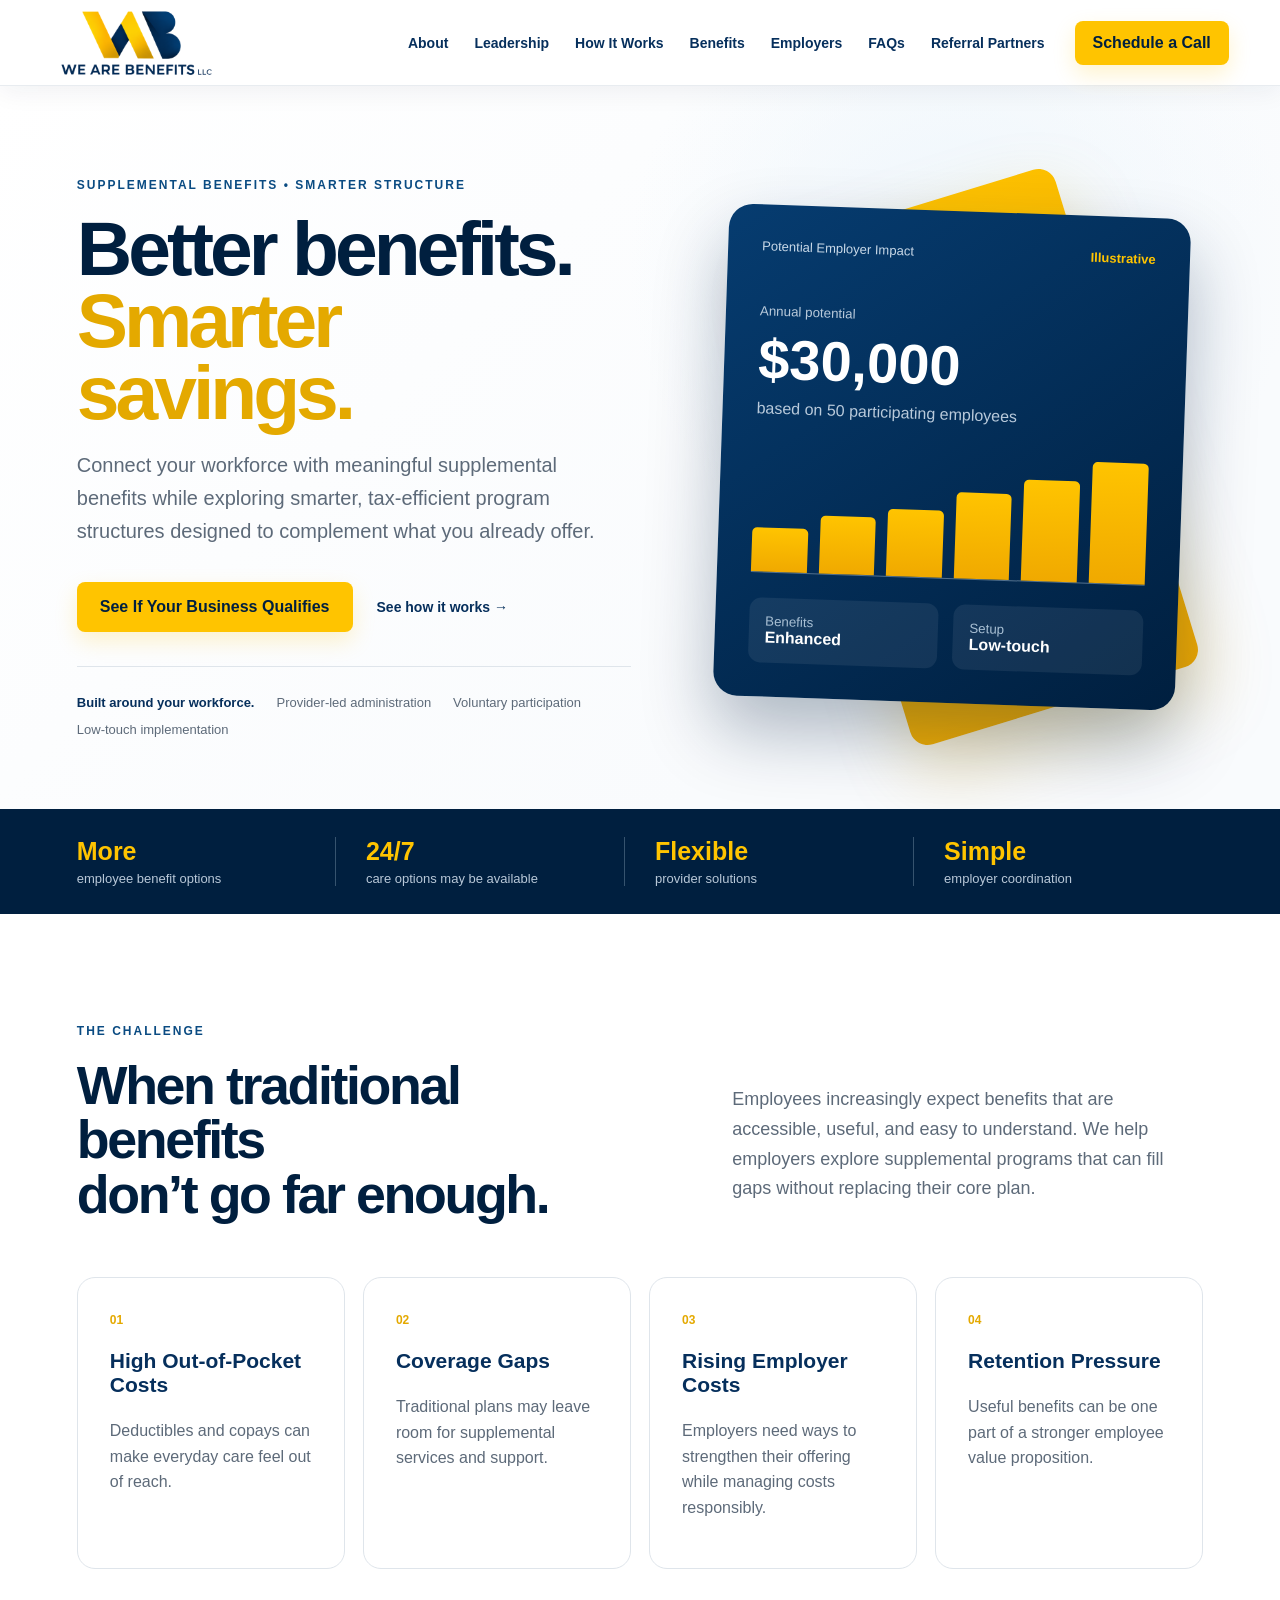
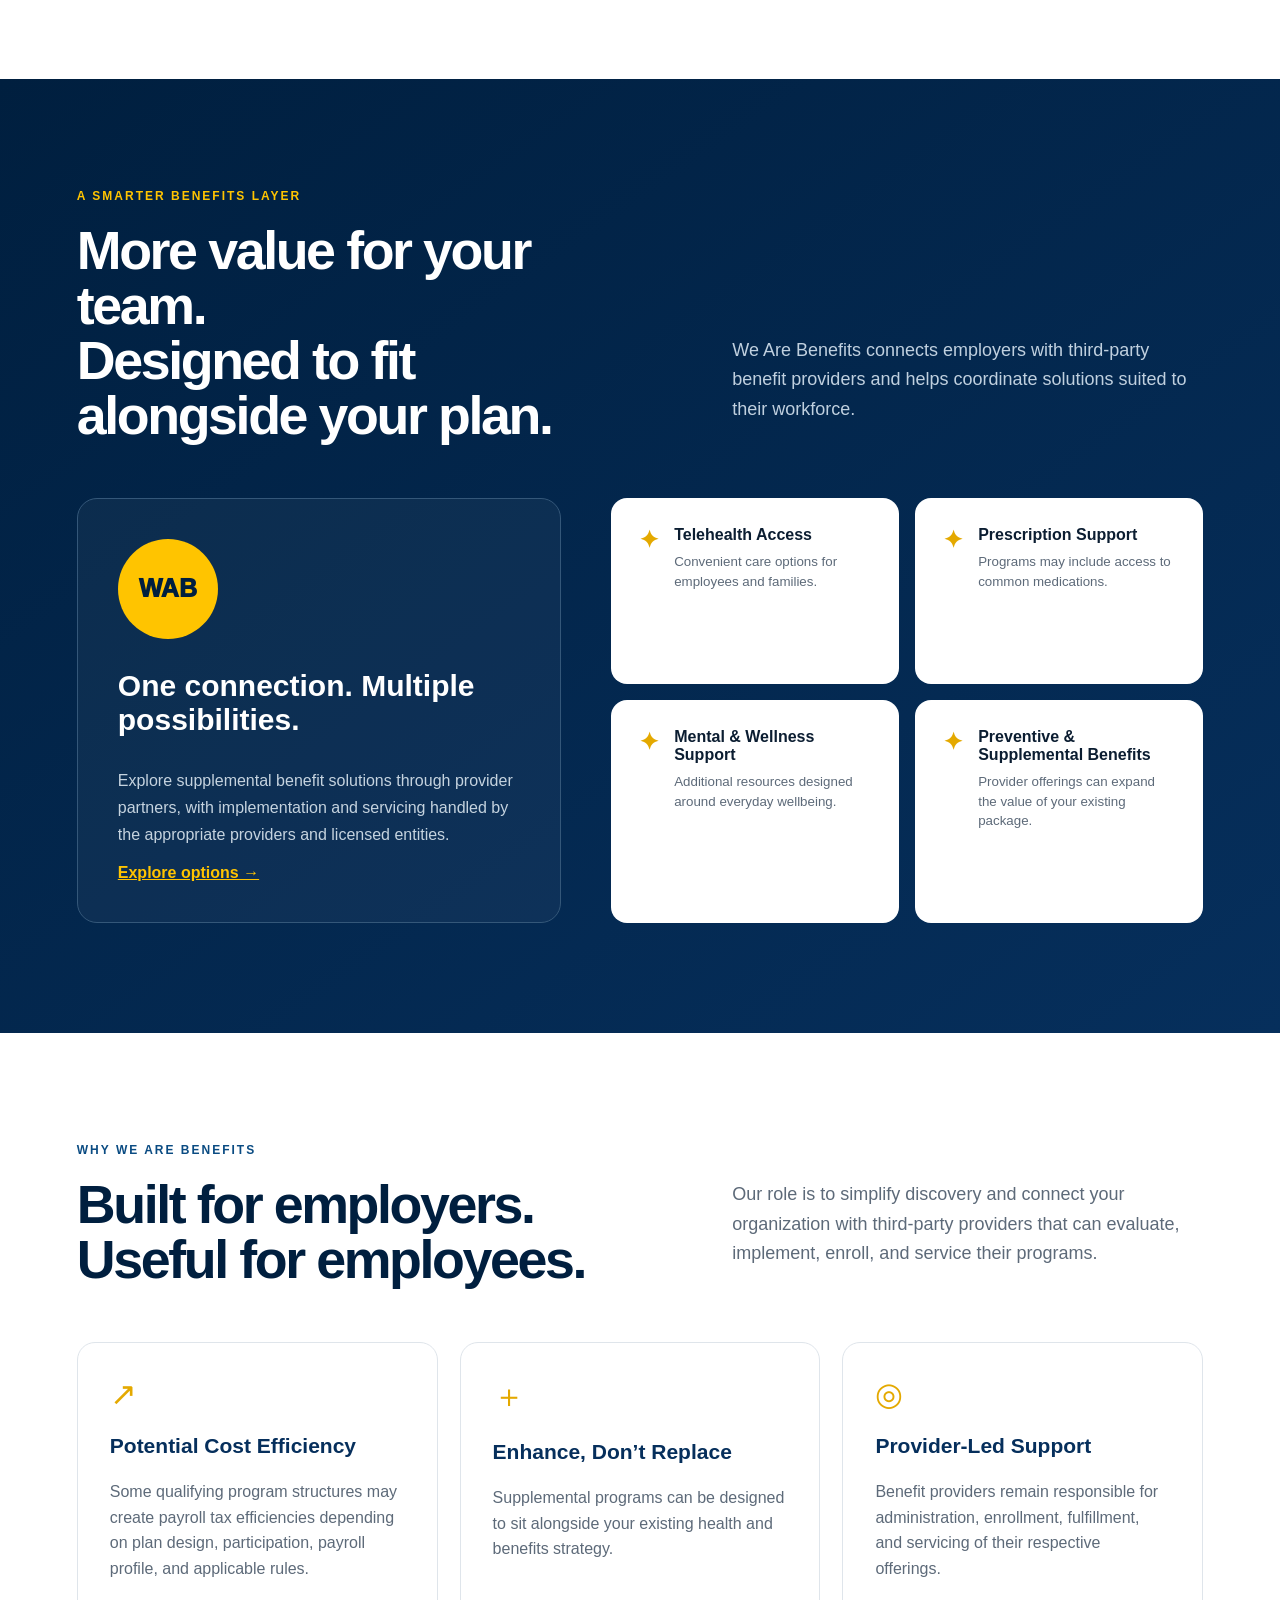
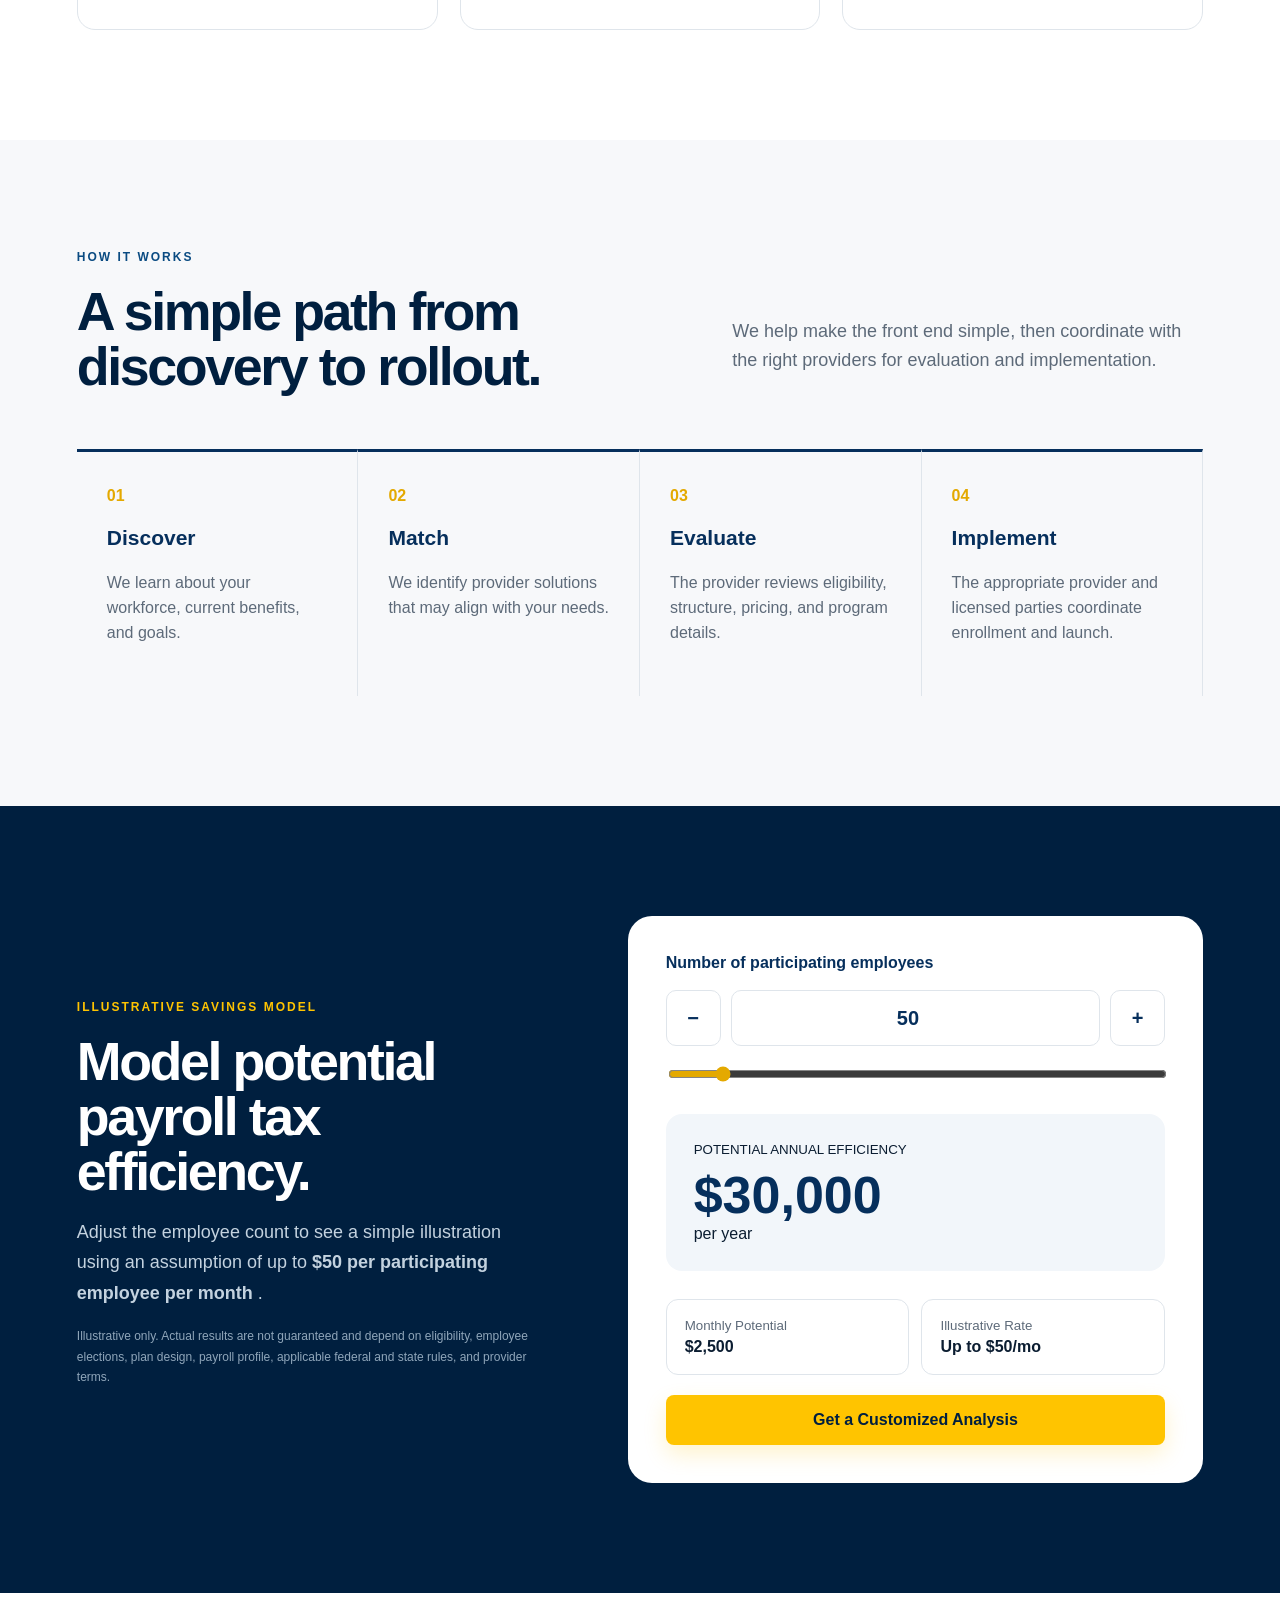
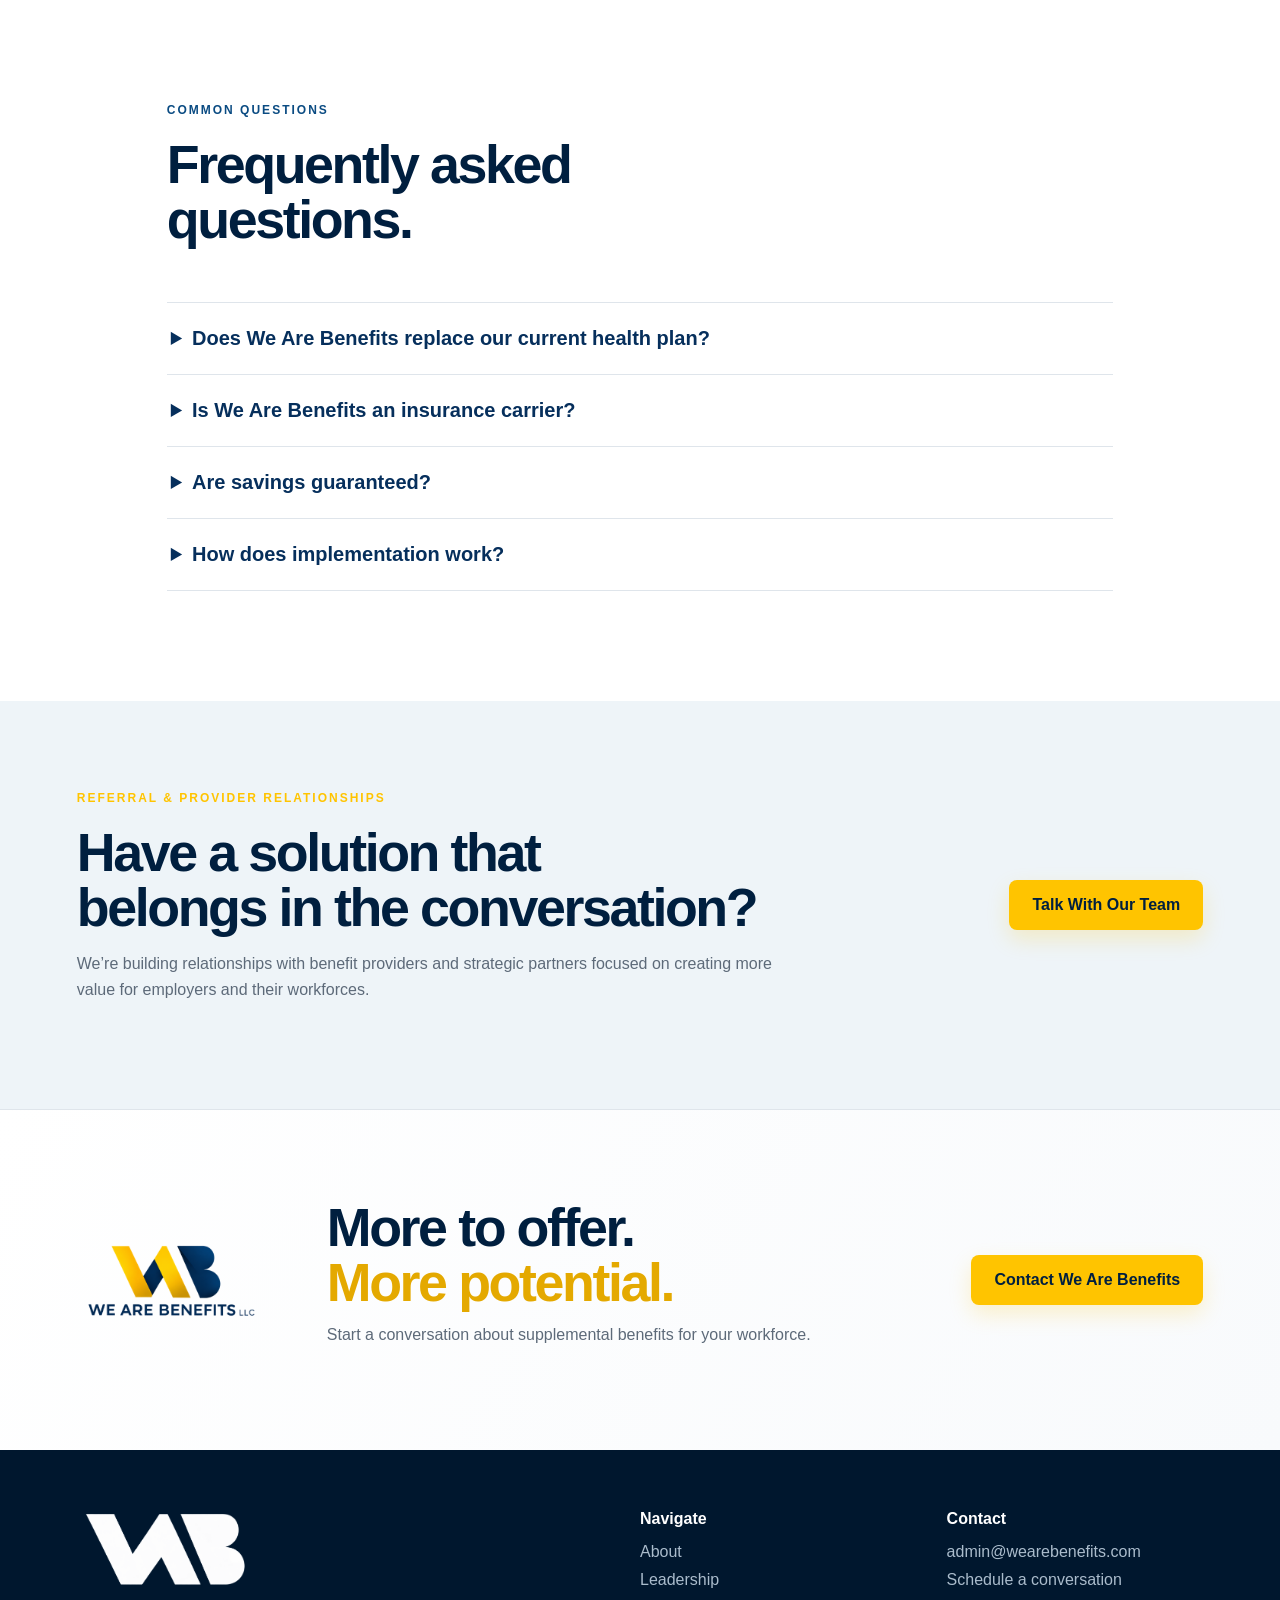
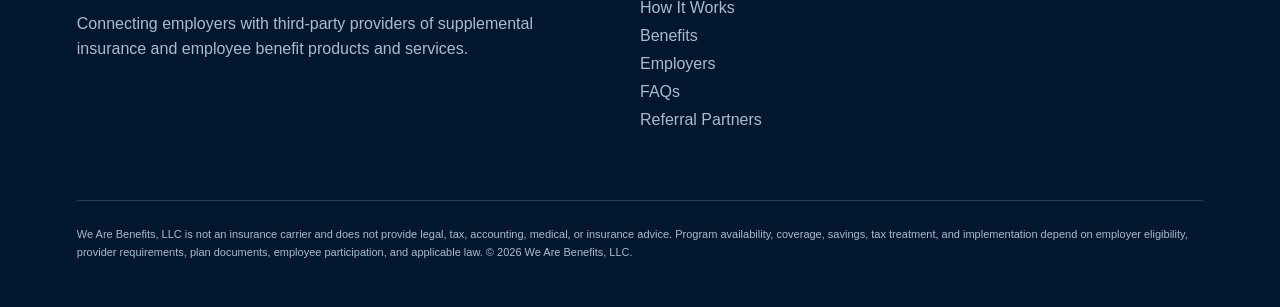
<file: index.html>
<!DOCTYPE html>
<html lang="en">
 <head>
  <meta charset="utf-8"/>
  <meta content="width=device-width,initial-scale=1" name="viewport"/>
  <title>
   We Are Benefits | From Companies' Savings To Workforce Rewards
  </title>
  <link href="styles.css" rel="stylesheet"/>
  <link href="pages-additions.css" rel="stylesheet"/>
 </head>
 <body>
  <header class="site-header">
   <a class="brand" href="index.html">
    <img alt="We Are Benefits LLC" src="wab-logo-yb-with-name.png"/>
   </a>
   <button aria-label="Toggle menu" class="menu">
    ☰
   </button>
   <nav>
    <a href="about.html">
     About
    </a>
    <a href="leadership.html">
     Leadership
    </a>
    <a href="index.html#how">
     How It Works
    </a>
    <a href="index.html#benefits">
     Benefits
    </a>
    <a href="index.html#employers">
     Employers
    </a>
    <a href="faq.html">
     FAQs
    </a>
    <a href="referral-partners.html">
     Referral Partners
    </a>
   </nav>
   <a class="btn btn-small" href="index.html#contact">
    Schedule a Call
   </a>
  </header>
  <main id="home">
   <section class="hero">
    <div class="hero-copy">
     <div class="eyebrow">
      SUPPLEMENTAL BENEFITS &bull; SMARTER STRUCTURE
     </div>
     <h1>
      Better benefits.
      <br/>
      <span>
       Smarter savings.
      </span>
     </h1>
     <p>
      Connect your workforce with meaningful supplemental benefits while exploring smarter, tax-efficient program structures designed to complement what you already offer.
     </p>
     <div class="actions">
      <a class="btn" href="#contact">
       See If Your Business Qualifies
      </a>
      <a class="text-link" href="#how">
       See how it works &rarr;
      </a>
     </div>
     <div class="trust">
      <b>
       Built around your workforce.
      </b>
      <span>
       Provider-led administration
      </span>
      <span>
       Voluntary participation
      </span>
      <span>
       Low-touch implementation
      </span>
     </div>
    </div>
    <div class="hero-art">
     <div class="gold-slab">
     </div>
     <div class="dashboard">
      <div class="dash-top">
       <span>
        Potential Employer Impact
       </span>
       <b>
        Illustrative
       </b>
      </div>
      <div class="metric">
       <small>
        Annual potential
       </small>
       <strong id="heroSavings">
        $30,000
       </strong>
       <span>
        based on 50 participating employees
       </span>
      </div>
      <div class="bars">
       <i style="height:34%">
       </i>
       <i style="height:45%">
       </i>
       <i style="height:52%">
       </i>
       <i style="height:67%">
       </i>
       <i style="height:78%">
       </i>
       <i style="height:94%">
       </i>
      </div>
      <div class="mini-grid">
       <div>
        <small>
         Benefits
        </small>
        <b>
         Enhanced
        </b>
       </div>
       <div>
        <small>
         Setup
        </small>
        <b>
         Low-touch
        </b>
       </div>
      </div>
     </div>
    </div>
   </section>
   <section class="stat-strip">
    <div>
     <b>
      More
     </b>
     <span>
      employee benefit options
     </span>
    </div>
    <div>
     <b>
      24/7
     </b>
     <span>
      care options may be available
     </span>
    </div>
    <div>
     <b>
      Flexible
     </b>
     <span>
      provider solutions
     </span>
    </div>
    <div>
     <b>
      Simple
     </b>
     <span>
      employer coordination
     </span>
    </div>
   </section>
   <section class="section problem" id="about">
    <div class="section-head">
     <div>
      <div class="eyebrow">
       THE CHALLENGE
      </div>
      <h2>
       When traditional benefits
       <br/>
       don&rsquo;t go far enough.
      </h2>
     </div>
     <p>
      Employees increasingly expect benefits that are accessible, useful, and easy to understand. We help employers explore supplemental programs that can fill gaps without replacing their core plan.
     </p>
    </div>
    <div class="cards">
     <article>
      <span>
       01
      </span>
      <h3>
       High Out-of-Pocket Costs
      </h3>
      <p>
       Deductibles and copays can make everyday care feel out of reach.
      </p>
     </article>
     <article>
      <span>
       02
      </span>
      <h3>
       Coverage Gaps
      </h3>
      <p>
       Traditional plans may leave room for supplemental services and support.
      </p>
     </article>
     <article>
      <span>
       03
      </span>
      <h3>
       Rising Employer Costs
      </h3>
      <p>
       Employers need ways to strengthen their offering while managing costs responsibly.
      </p>
     </article>
     <article>
      <span>
       04
      </span>
      <h3>
       Retention Pressure
      </h3>
      <p>
       Useful benefits can be one part of a stronger employee value proposition.
      </p>
     </article>
    </div>
   </section>
   <section class="navy-section" id="benefits">
    <div class="section-head light">
     <div>
      <div class="eyebrow gold">
       A SMARTER BENEFITS LAYER
      </div>
      <h2>
       More value for your team.
       <br/>
       Designed to fit alongside your plan.
      </h2>
     </div>
     <p>
      We Are Benefits connects employers with third-party benefit providers and helps coordinate solutions suited to their workforce.
     </p>
    </div>
    <div class="benefit-grid">
     <div class="benefit-feature">
      <div class="orb">
       WAB
      </div>
      <h3>
       One connection. Multiple possibilities.
      </h3>
      <p>
       Explore supplemental benefit solutions through provider partners, with implementation and servicing handled by the appropriate providers and licensed entities.
      </p>
      <a href="#contact">
       Explore options &rarr;
      </a>
     </div>
     <div class="benefit-list">
      <div>
       <b>
        ✦
       </b>
       <span>
        <strong>
         Telehealth Access
        </strong>
        <small>
         Convenient care options for employees and families.
        </small>
       </span>
      </div>
      <div>
       <b>
        ✦
       </b>
       <span>
        <strong>
         Prescription Support
        </strong>
        <small>
         Programs may include access to common medications.
        </small>
       </span>
      </div>
      <div>
       <b>
        ✦
       </b>
       <span>
        <strong>
         Mental &amp; Wellness Support
        </strong>
        <small>
         Additional resources designed around everyday wellbeing.
        </small>
       </span>
      </div>
      <div>
       <b>
        ✦
       </b>
       <span>
        <strong>
         Preventive &amp; Supplemental Benefits
        </strong>
        <small>
         Provider offerings can expand the value of your existing package.
        </small>
       </span>
      </div>
     </div>
    </div>
   </section>
   <section class="section" id="employers">
    <div class="section-head">
     <div>
      <div class="eyebrow">
       WHY WE ARE BENEFITS
      </div>
      <h2>
       Built for employers.
       <br/>
       Useful for employees.
      </h2>
     </div>
     <p>
      Our role is to simplify discovery and connect your organization with third-party providers that can evaluate, implement, enroll, and service their programs.
     </p>
    </div>
    <div class="three">
     <article>
      <div class="icon">
       &nearrow;
      </div>
      <h3>
       Potential Cost Efficiency
      </h3>
      <p>
       Some qualifying program structures may create payroll tax efficiencies depending on plan design, participation, payroll profile, and applicable rules.
      </p>
     </article>
     <article>
      <div class="icon">
       ＋
      </div>
      <h3>
       Enhance, Don&rsquo;t Replace
      </h3>
      <p>
       Supplemental programs can be designed to sit alongside your existing health and benefits strategy.
      </p>
     </article>
     <article>
      <div class="icon">
       ◎
      </div>
      <h3>
       Provider-Led Support
      </h3>
      <p>
       Benefit providers remain responsible for administration, enrollment, fulfillment, and servicing of their respective offerings.
      </p>
     </article>
    </div>
   </section>
   <section class="process" id="how">
    <div class="section-head">
     <div>
      <div class="eyebrow">
       HOW IT WORKS
      </div>
      <h2>
       A simple path from
       <br/>
       discovery to rollout.
      </h2>
     </div>
     <p>
      We help make the front end simple, then coordinate with the right providers for evaluation and implementation.
     </p>
    </div>
    <div class="steps">
     <div>
      <span>
       01
      </span>
      <h3>
       Discover
      </h3>
      <p>
       We learn about your workforce, current benefits, and goals.
      </p>
     </div>
     <div>
      <span>
       02
      </span>
      <h3>
       Match
      </h3>
      <p>
       We identify provider solutions that may align with your needs.
      </p>
     </div>
     <div>
      <span>
       03
      </span>
      <h3>
       Evaluate
      </h3>
      <p>
       The provider reviews eligibility, structure, pricing, and program details.
      </p>
     </div>
     <div>
      <span>
       04
      </span>
      <h3>
       Implement
      </h3>
      <p>
       The appropriate provider and licensed parties coordinate enrollment and launch.
      </p>
     </div>
    </div>
   </section>
   <section class="calculator" id="calculator">
    <div class="calc-copy">
     <div class="eyebrow gold">
      ILLUSTRATIVE SAVINGS MODEL
     </div>
     <h2>
      Model potential
      <br/>
      payroll tax efficiency.
     </h2>
     <p>
      Adjust the employee count to see a simple illustration using an assumption of up to
      <b>
       $50 per participating employee per month
      </b>
      .
     </p>
     <p class="fine">
      Illustrative only. Actual results are not guaranteed and depend on eligibility, employee elections, plan design, payroll profile, applicable federal and state rules, and provider terms.
     </p>
    </div>
    <div class="calc-box">
     <label for="employees">
      Number of participating employees
     </label>
     <div class="counter">
      <button id="minus">
       &minus;
      </button>
      <input id="employees" max="10000" min="1" type="number" value="50"/>
      <button id="plus">
       +
      </button>
     </div>
     <input id="range" max="500" min="1" type="range" value="50"/>
     <div class="result">
      <small>
       POTENTIAL ANNUAL EFFICIENCY
      </small>
      <strong id="annual">
       $30,000
      </strong>
      <span>
       per year
      </span>
     </div>
     <div class="calc-stats">
      <div>
       <small>
        Monthly Potential
       </small>
       <b id="monthly">
        $2,500
       </b>
      </div>
      <div>
       <small>
        Illustrative Rate
       </small>
       <b>
        Up to $50/mo
       </b>
      </div>
     </div>
     <a class="btn full" href="#contact">
      Get a Customized Analysis
     </a>
    </div>
   </section>
   <section class="section faq" id="faq">
    <div class="section-head">
     <div>
      <div class="eyebrow">
       COMMON QUESTIONS
      </div>
      <h2>
       Frequently asked
       <br/>
       questions.
      </h2>
     </div>
    </div>
    <details>
     <summary>
      Does We Are Benefits replace our current health plan?
     </summary>
     <p>
      No. Our focus is connecting employers with supplemental benefit providers whose programs may complement existing benefits.
     </p>
    </details>
    <details>
     <summary>
      Is We Are Benefits an insurance carrier?
     </summary>
     <p>
      No. Insurance products, where applicable, should be offered through appropriately licensed individuals and entities. Third-party providers are responsible for their respective products and services.
     </p>
    </details>
    <details>
     <summary>
      Are savings guaranteed?
     </summary>
     <p>
      No. Any savings examples are illustrative. Actual results depend on eligibility, plan structure, participation, payroll facts, applicable law, and provider terms.
     </p>
    </details>
    <details>
     <summary>
      How does implementation work?
     </summary>
     <p>
      After an initial discovery and provider match, the selected provider handles the applicable program evaluation, administration, enrollment, fulfillment, and servicing.
     </p>
    </details>
   </section>
   <section class="partners" id="partners">
    <div>
     <div class="eyebrow gold">
      REFERRAL &amp; PROVIDER RELATIONSHIPS
     </div>
     <h2>
      Have a solution that
      <br/>
      belongs in the conversation?
     </h2>
     <p>
      We&rsquo;re building relationships with benefit providers and strategic partners focused on creating more value for employers and their workforces.
     </p>
    </div>
    <a class="btn" href="#contact">
     Talk With Our Team
    </a>
   </section>
   <section class="contact" id="contact">
    <img alt="We Are Benefits LLC" src="wab-logo-yb-with-name.png"/>
    <div>
     <h2>
      More to offer.
      <br/>
      <span>
       More potential.
      </span>
     </h2>
     <p>
      Start a conversation about supplemental benefits for your workforce.
     </p>
    </div>
    <a class="btn" href="mailto:admin@wearebenefits.com">
     Contact We Are Benefits
    </a>
   </section>
  </main>
  <footer>
   <div>
    <img alt="We Are Benefits LLC" src="WAB_Logo_YW.png"/>
    <p>
     Connecting employers with third-party providers of supplemental insurance and employee benefit products and services.
    </p>
   </div>
   <div>
    <b>
     Navigate
    </b>
    <a href="about.html">
     About
    </a>
    <a href="leadership.html">
     Leadership
    </a>
    <a href="index.html#how">
     How It Works
    </a>
    <a href="index.html#benefits">
     Benefits
    </a>
    <a href="index.html#employers">
     Employers
    </a>
    <a href="faq.html">
     FAQs
    </a>
    <a href="referral-partners.html">
     Referral Partners
    </a>
   </div>
   <div>
    <b>
     Contact
    </b>
    <a href="mailto:admin@wearebenefits.com">
     admin@wearebenefits.com
    </a>
    <a href="index.html#contact">
     Schedule a conversation
    </a>
   </div>
   <p class="legal">
    We Are Benefits, LLC is not an insurance carrier and does not provide legal, tax, accounting, medical, or insurance advice. Program availability, coverage, savings, tax treatment, and implementation depend on employer eligibility, provider requirements, plan documents, employee participation, and applicable law. &copy; 2026 We Are Benefits, LLC.
   </p>
  </footer>
  <script src="script.js">
  </script>
 </body>
</html>
</file>
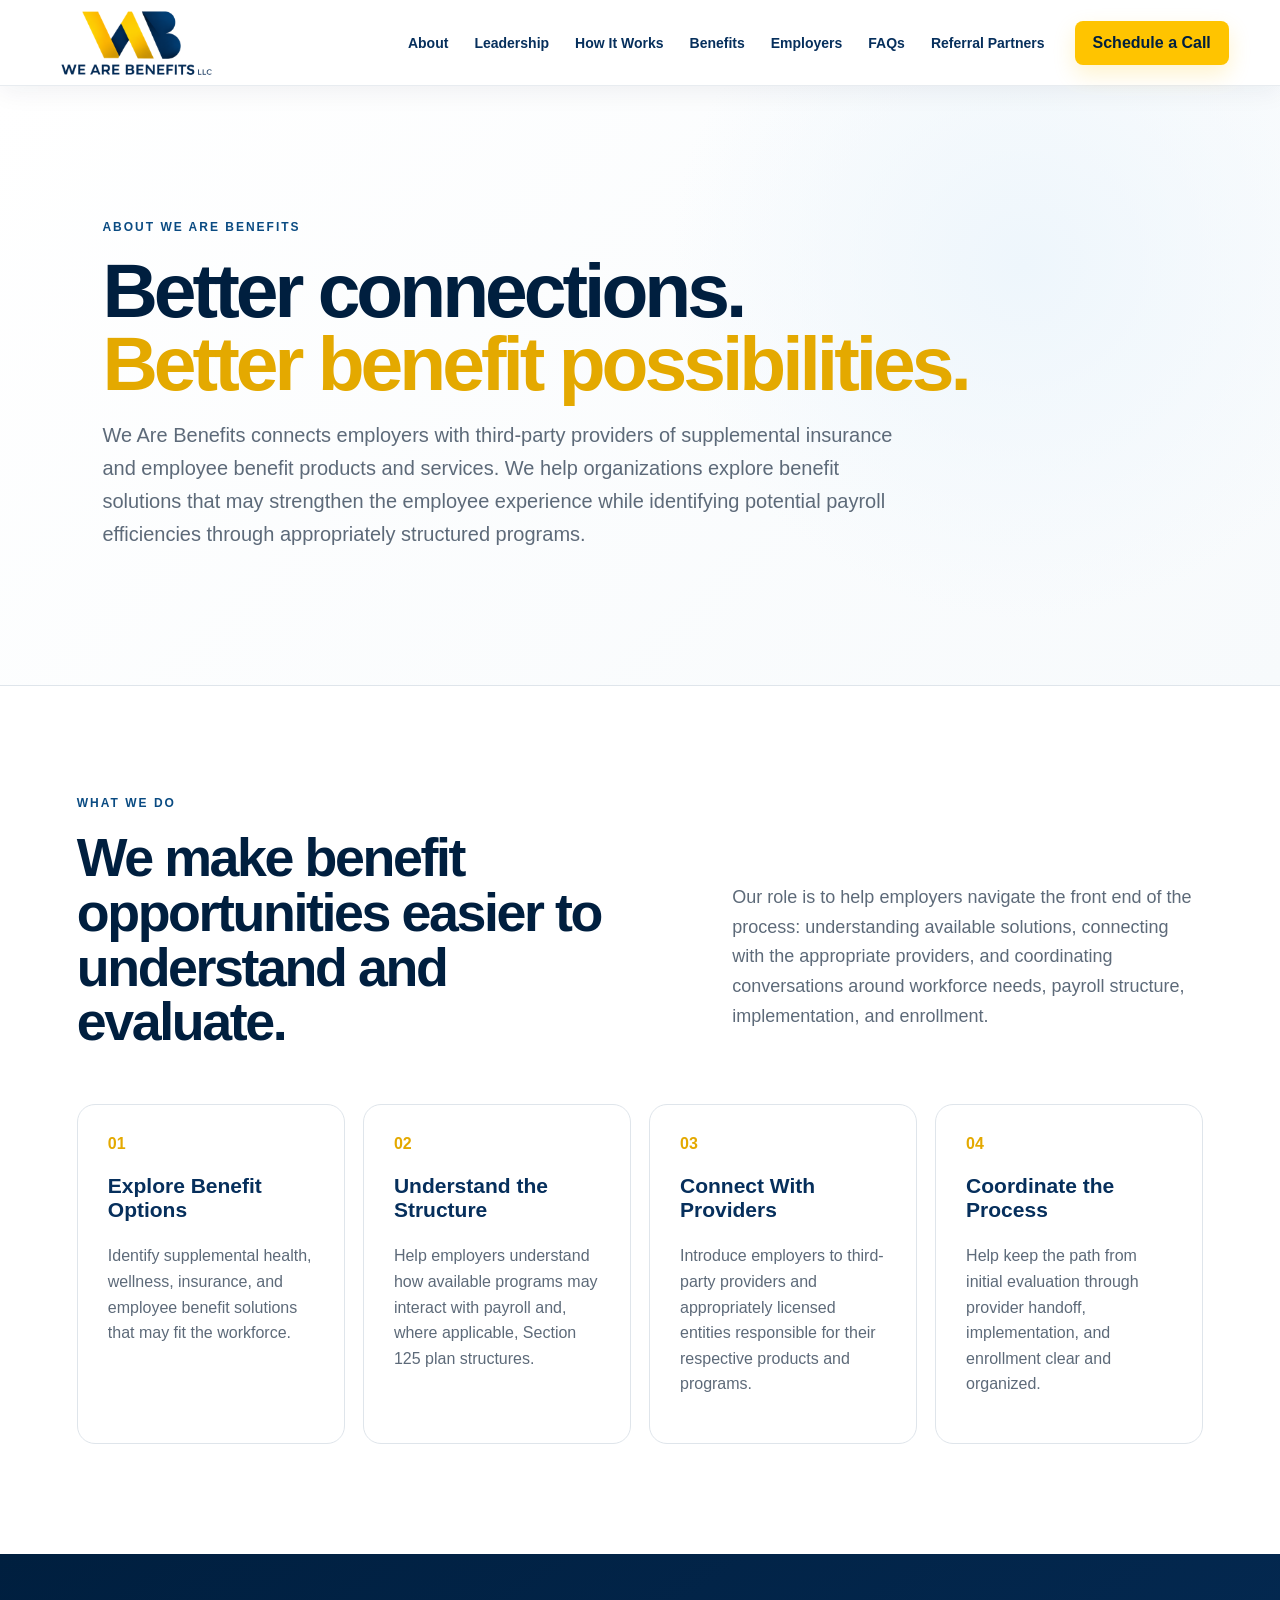
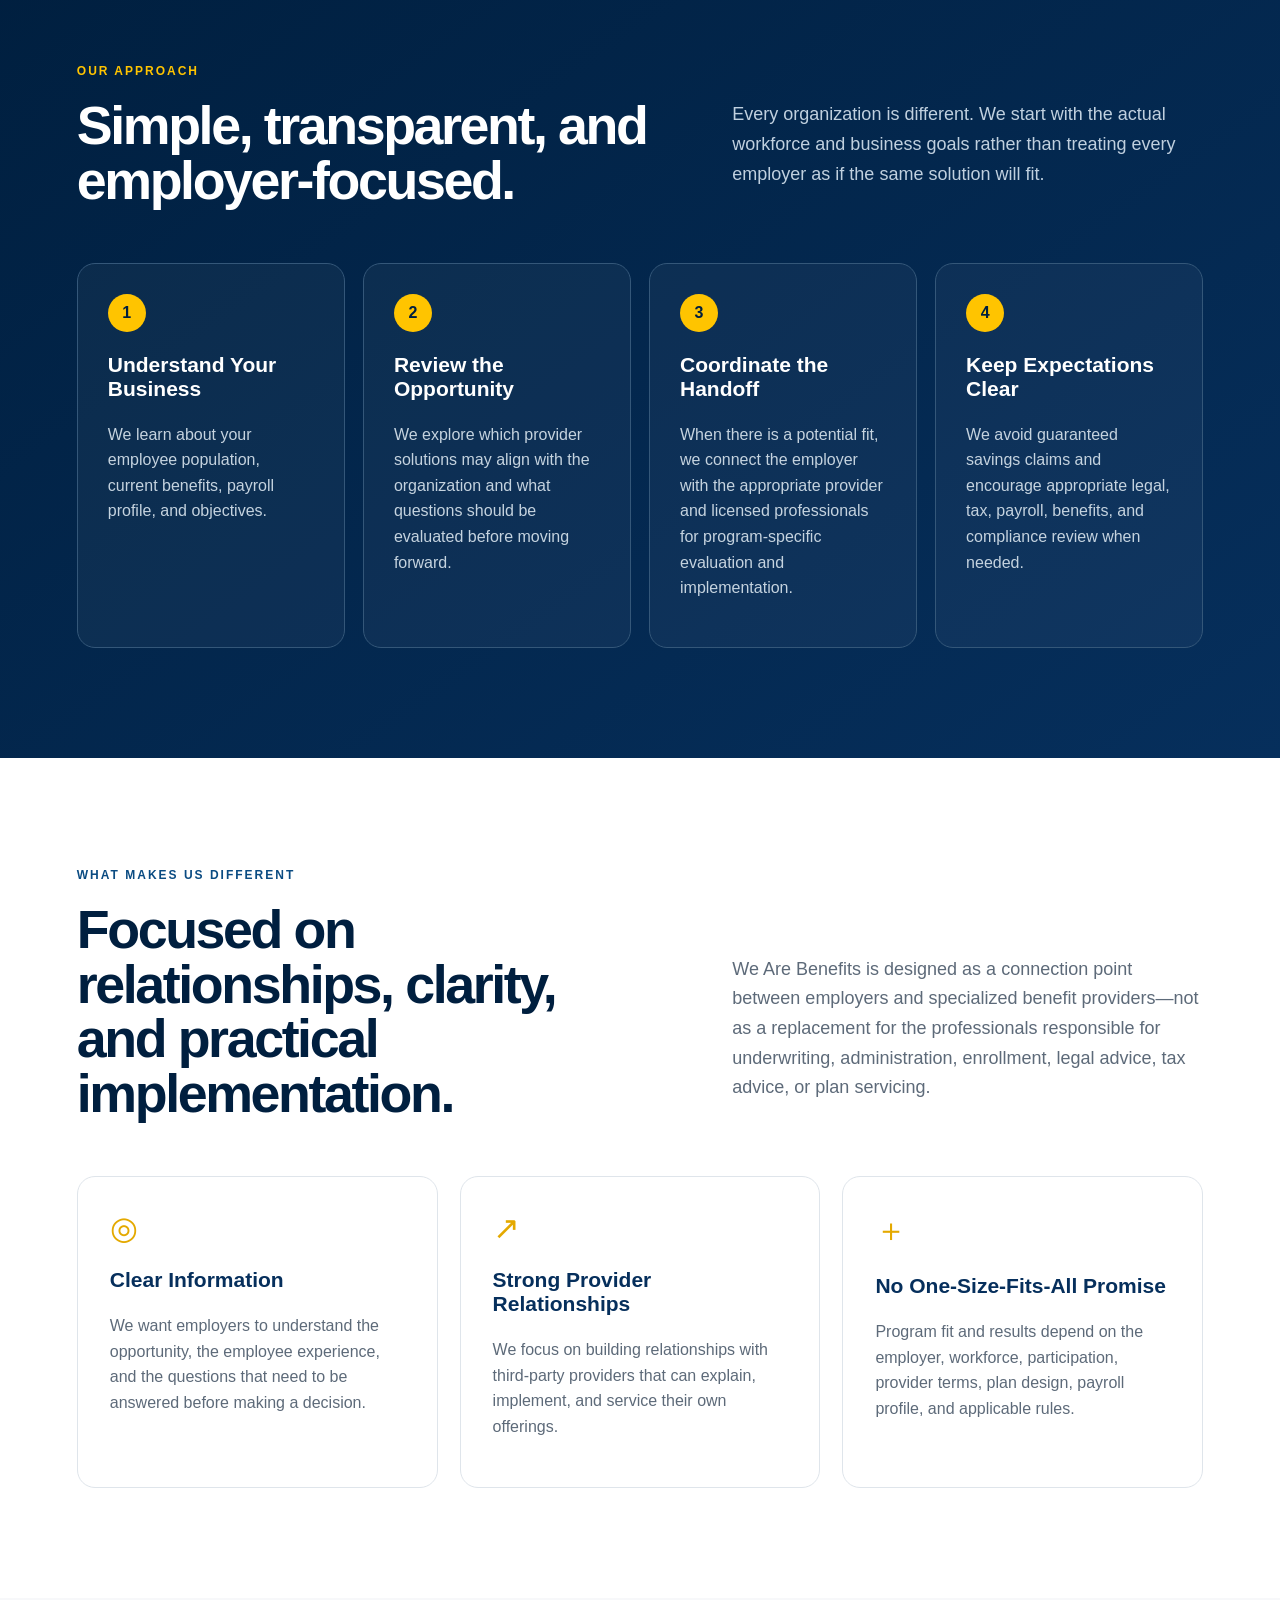
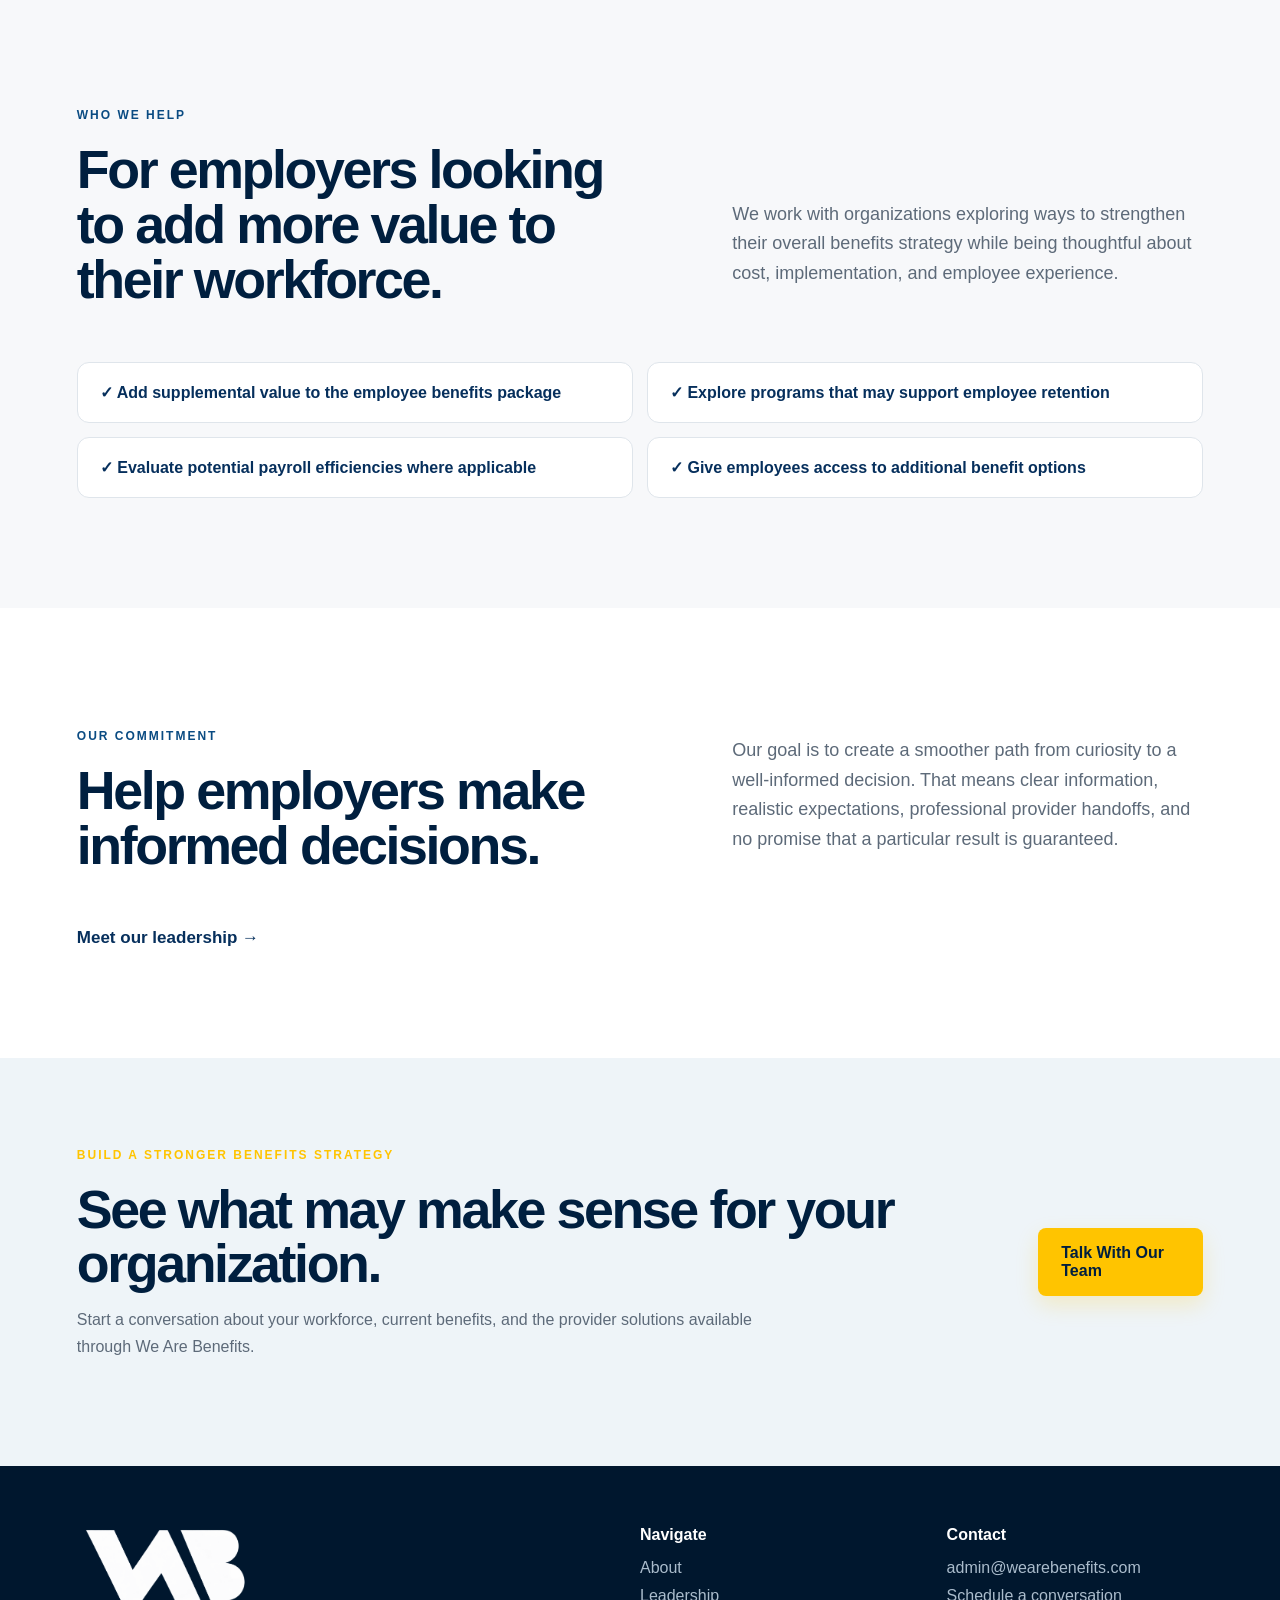
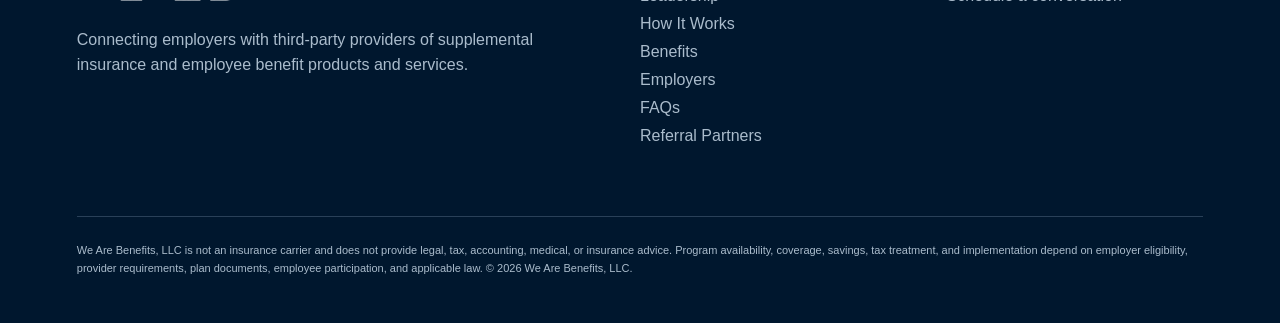
<file: about.html>
<!DOCTYPE html>
<html lang="en">
 <head>
  <meta charset="utf-8"/>
  <meta content="width=device-width,initial-scale=1" name="viewport"/>
  <link href="styles.css" rel="stylesheet"/>
  <link href="pages-additions.css" rel="stylesheet"/>
  <title>
   About | We Are Benefits
  </title>
 </head>
 <body>
  <header class="site-header">
   <a class="brand" href="index.html">
    <img alt="We Are Benefits LLC" src="wab-logo-yb-with-name.png"/>
   </a>
   <button aria-label="Toggle menu" class="menu">
    ☰
   </button>
   <nav>
    <a href="about.html">
     About
    </a>
    <a href="leadership.html">
     Leadership
    </a>
    <a href="index.html#how">
     How It Works
    </a>
    <a href="index.html#benefits">
     Benefits
    </a>
    <a href="index.html#employers">
     Employers
    </a>
    <a href="faq.html">
     FAQs
    </a>
    <a href="referral-partners.html">
     Referral Partners
    </a>
   </nav>
   <a class="btn btn-small" href="index.html#contact">
    Schedule a Call
   </a>
  </header>
  <main class="subpage">
   <section class="page-hero">
    <div class="eyebrow">
     ABOUT WE ARE BENEFITS
    </div>
    <h1>
     Better connections.
     <br/>
     <span>
      Better benefit possibilities.
     </span>
    </h1>
    <p>
     We Are Benefits connects employers with third-party providers of supplemental insurance and employee benefit products and services. We help organizations explore benefit solutions that may strengthen the employee experience while identifying potential payroll efficiencies through appropriately structured programs.
    </p>
   </section>
   <section class="section">
    <div class="section-head">
     <div>
      <div class="eyebrow">
       WHAT WE DO
      </div>
      <h2>
       We make benefit opportunities easier to understand and evaluate.
      </h2>
     </div>
     <p>
      Our role is to help employers navigate the front end of the process: understanding available solutions, connecting with the appropriate providers, and coordinating conversations around workforce needs, payroll structure, implementation, and enrollment.
     </p>
    </div>
    <div class="about-points">
     <article>
      <span>
       01
      </span>
      <h3>
       Explore Benefit Options
      </h3>
      <p>
       Identify supplemental health, wellness, insurance, and employee benefit solutions that may fit the workforce.
      </p>
     </article>
     <article>
      <span>
       02
      </span>
      <h3>
       Understand the Structure
      </h3>
      <p>
       Help employers understand how available programs may interact with payroll and, where applicable, Section 125 plan structures.
      </p>
     </article>
     <article>
      <span>
       03
      </span>
      <h3>
       Connect With Providers
      </h3>
      <p>
       Introduce employers to third-party providers and appropriately licensed entities responsible for their respective products and programs.
      </p>
     </article>
     <article>
      <span>
       04
      </span>
      <h3>
       Coordinate the Process
      </h3>
      <p>
       Help keep the path from initial evaluation through provider handoff, implementation, and enrollment clear and organized.
      </p>
     </article>
    </div>
   </section>
   <section class="navy-section">
    <div class="section-head light">
     <div>
      <div class="eyebrow gold">
       OUR APPROACH
      </div>
      <h2>
       Simple, transparent, and employer-focused.
      </h2>
     </div>
     <p>
      Every organization is different. We start with the actual workforce and business goals rather than treating every employer as if the same solution will fit.
     </p>
    </div>
    <div class="approach-grid">
     <article>
      <b>
       1
      </b>
      <h3>
       Understand Your Business
      </h3>
      <p>
       We learn about your employee population, current benefits, payroll profile, and objectives.
      </p>
     </article>
     <article>
      <b>
       2
      </b>
      <h3>
       Review the Opportunity
      </h3>
      <p>
       We explore which provider solutions may align with the organization and what questions should be evaluated before moving forward.
      </p>
     </article>
     <article>
      <b>
       3
      </b>
      <h3>
       Coordinate the Handoff
      </h3>
      <p>
       When there is a potential fit, we connect the employer with the appropriate provider and licensed professionals for program-specific evaluation and implementation.
      </p>
     </article>
     <article>
      <b>
       4
      </b>
      <h3>
       Keep Expectations Clear
      </h3>
      <p>
       We avoid guaranteed savings claims and encourage appropriate legal, tax, payroll, benefits, and compliance review when needed.
      </p>
     </article>
    </div>
   </section>
   <section class="section">
    <div class="section-head">
     <div>
      <div class="eyebrow">
       WHAT MAKES US DIFFERENT
      </div>
      <h2>
       Focused on relationships, clarity, and practical implementation.
      </h2>
     </div>
     <p>
      We Are Benefits is designed as a connection point between employers and specialized benefit providers&mdash;not as a replacement for the professionals responsible for underwriting, administration, enrollment, legal advice, tax advice, or plan servicing.
     </p>
    </div>
    <div class="three">
     <article>
      <div class="icon">
       ◎
      </div>
      <h3>
       Clear Information
      </h3>
      <p>
       We want employers to understand the opportunity, the employee experience, and the questions that need to be answered before making a decision.
      </p>
     </article>
     <article>
      <div class="icon">
       &nearrow;
      </div>
      <h3>
       Strong Provider Relationships
      </h3>
      <p>
       We focus on building relationships with third-party providers that can explain, implement, and service their own offerings.
      </p>
     </article>
     <article>
      <div class="icon">
       ＋
      </div>
      <h3>
       No One-Size-Fits-All Promise
      </h3>
      <p>
       Program fit and results depend on the employer, workforce, participation, provider terms, plan design, payroll profile, and applicable rules.
      </p>
     </article>
    </div>
   </section>
   <section class="process">
    <div class="section-head">
     <div>
      <div class="eyebrow">
       WHO WE HELP
      </div>
      <h2>
       For employers looking to add more value to their workforce.
      </h2>
     </div>
     <p>
      We work with organizations exploring ways to strengthen their overall benefits strategy while being thoughtful about cost, implementation, and employee experience.
     </p>
    </div>
    <div class="about-checks">
     <div>
      &checkmark; Add supplemental value to the employee benefits package
     </div>
     <div>
      &checkmark; Explore programs that may support employee retention
     </div>
     <div>
      &checkmark; Evaluate potential payroll efficiencies where applicable
     </div>
     <div>
      &checkmark; Give employees access to additional benefit options
     </div>
    </div>
   </section>
   <section class="section commitment">
    <div class="section-head">
     <div>
      <div class="eyebrow">
       OUR COMMITMENT
      </div>
      <h2>
       Help employers make informed decisions.
      </h2>
     </div>
     <p>
      Our goal is to create a smoother path from curiosity to a well-informed decision. That means clear information, realistic expectations, professional provider handoffs, and no promise that a particular result is guaranteed.
     </p>
    </div>
    <a class="text-link" href="leadership.html">
     Meet our leadership &rarr;
    </a>
   </section>
   <section class="partners">
    <div>
     <div class="eyebrow gold">
      BUILD A STRONGER BENEFITS STRATEGY
     </div>
     <h2>
      See what may make sense for your organization.
     </h2>
     <p>
      Start a conversation about your workforce, current benefits, and the provider solutions available through We Are Benefits.
     </p>
    </div>
    <a class="btn" href="mailto:admin@wearebenefits.com">
     Talk With Our Team
    </a>
   </section>
  </main>
  <footer>
   <div>
    <img alt="We Are Benefits LLC" src="WAB_Logo_YW.png"/>
    <p>
     Connecting employers with third-party providers of supplemental insurance and employee benefit products and services.
    </p>
   </div>
   <div>
    <b>
     Navigate
    </b>
    <a href="about.html">
     About
    </a>
    <a href="leadership.html">
     Leadership
    </a>
    <a href="index.html#how">
     How It Works
    </a>
    <a href="index.html#benefits">
     Benefits
    </a>
    <a href="index.html#employers">
     Employers
    </a>
    <a href="faq.html">
     FAQs
    </a>
    <a href="referral-partners.html">
     Referral Partners
    </a>
   </div>
   <div>
    <b>
     Contact
    </b>
    <a href="mailto:admin@wearebenefits.com">
     admin@wearebenefits.com
    </a>
    <a href="index.html#contact">
     Schedule a conversation
    </a>
   </div>
   <p class="legal">
    We Are Benefits, LLC is not an insurance carrier and does not provide legal, tax, accounting, medical, or insurance advice. Program availability, coverage, savings, tax treatment, and implementation depend on employer eligibility, provider requirements, plan documents, employee participation, and applicable law. &copy; 2026 We Are Benefits, LLC.
   </p>
  </footer>
  <script src="script.js">
  </script>
 </body>
</html>
</file>
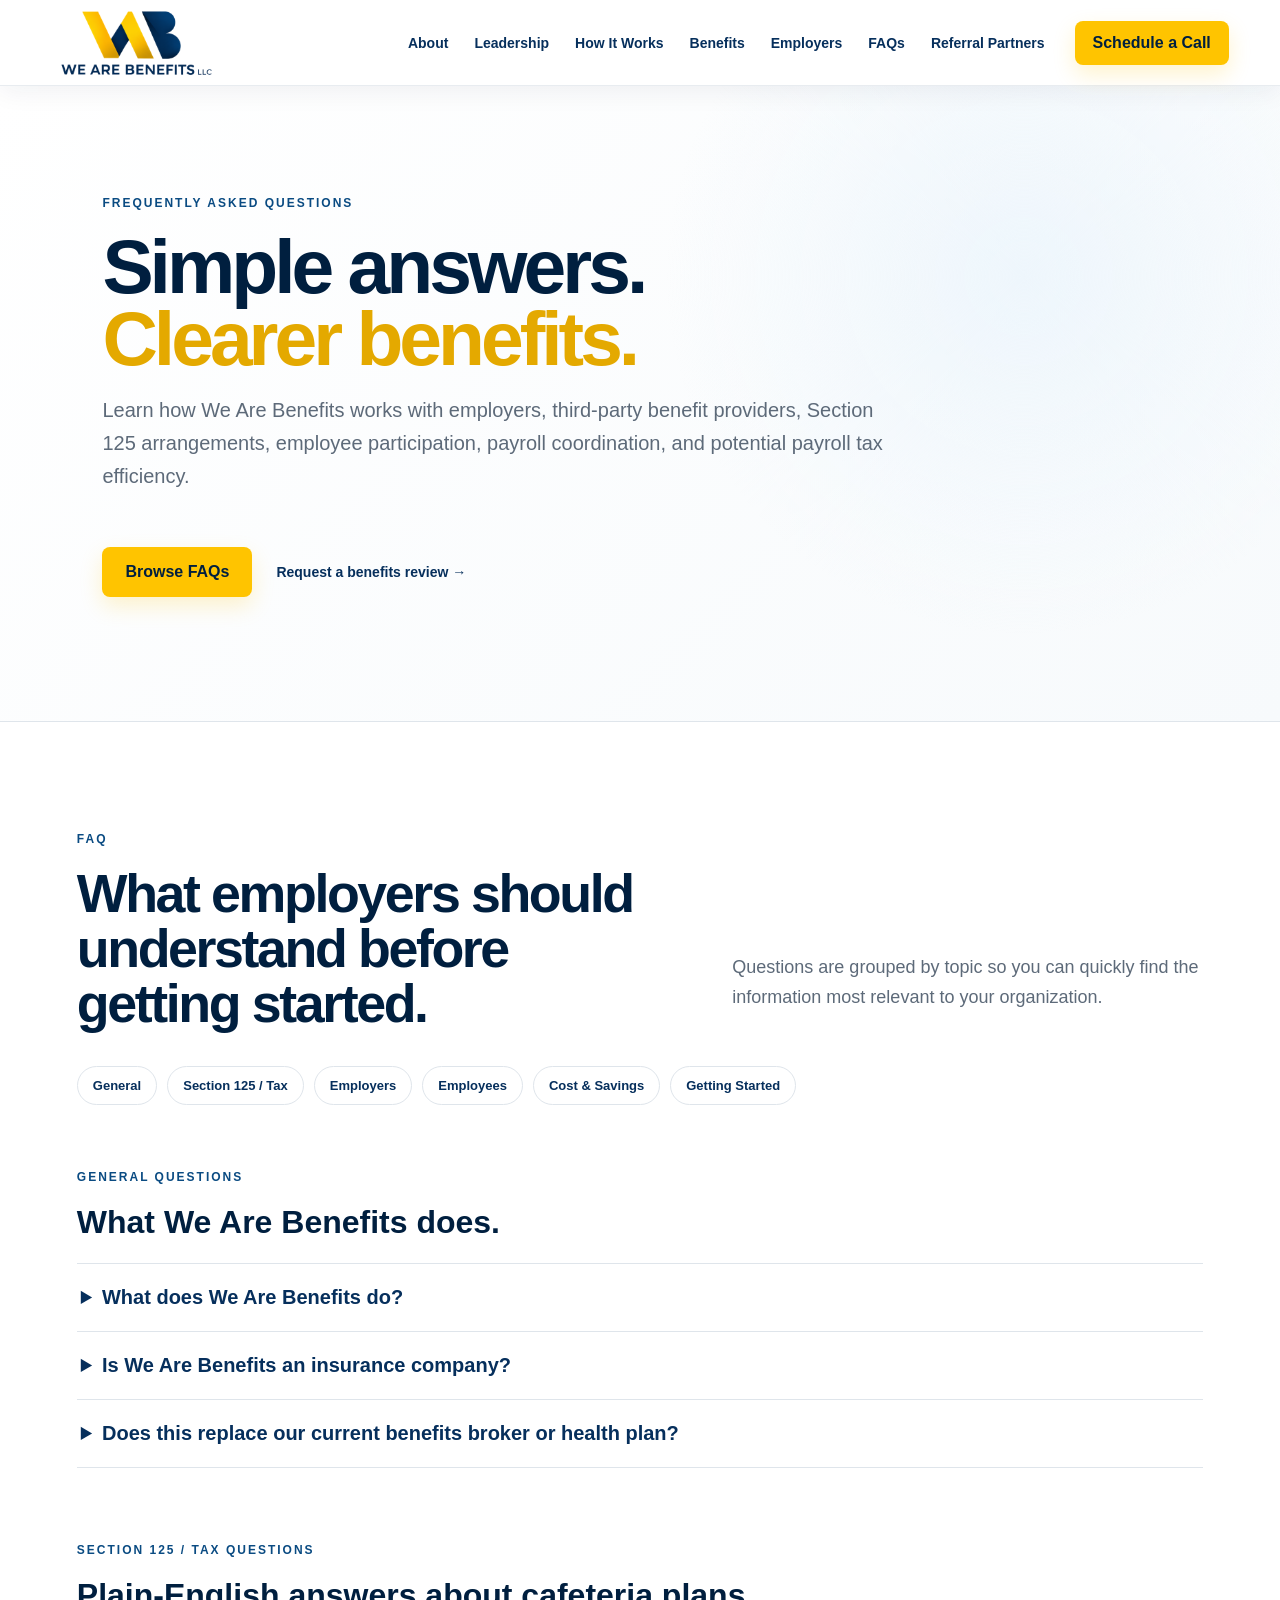
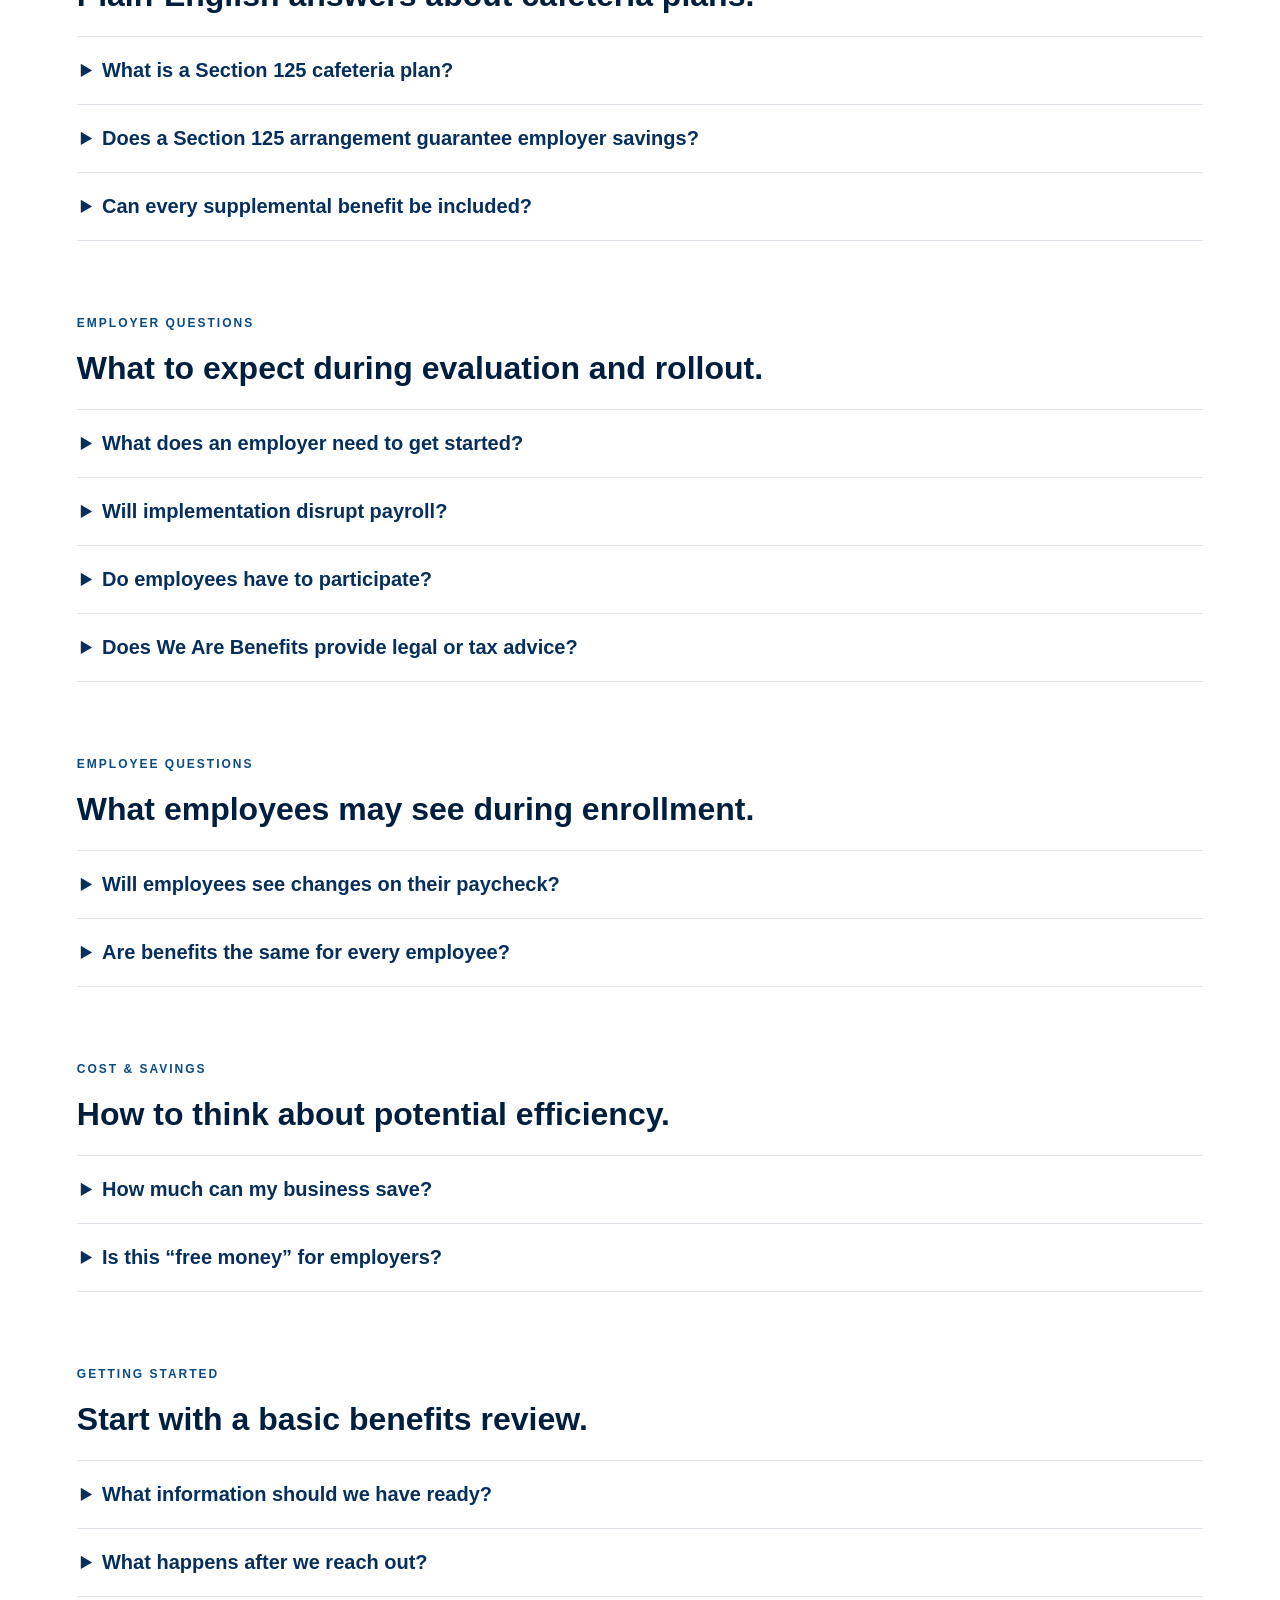
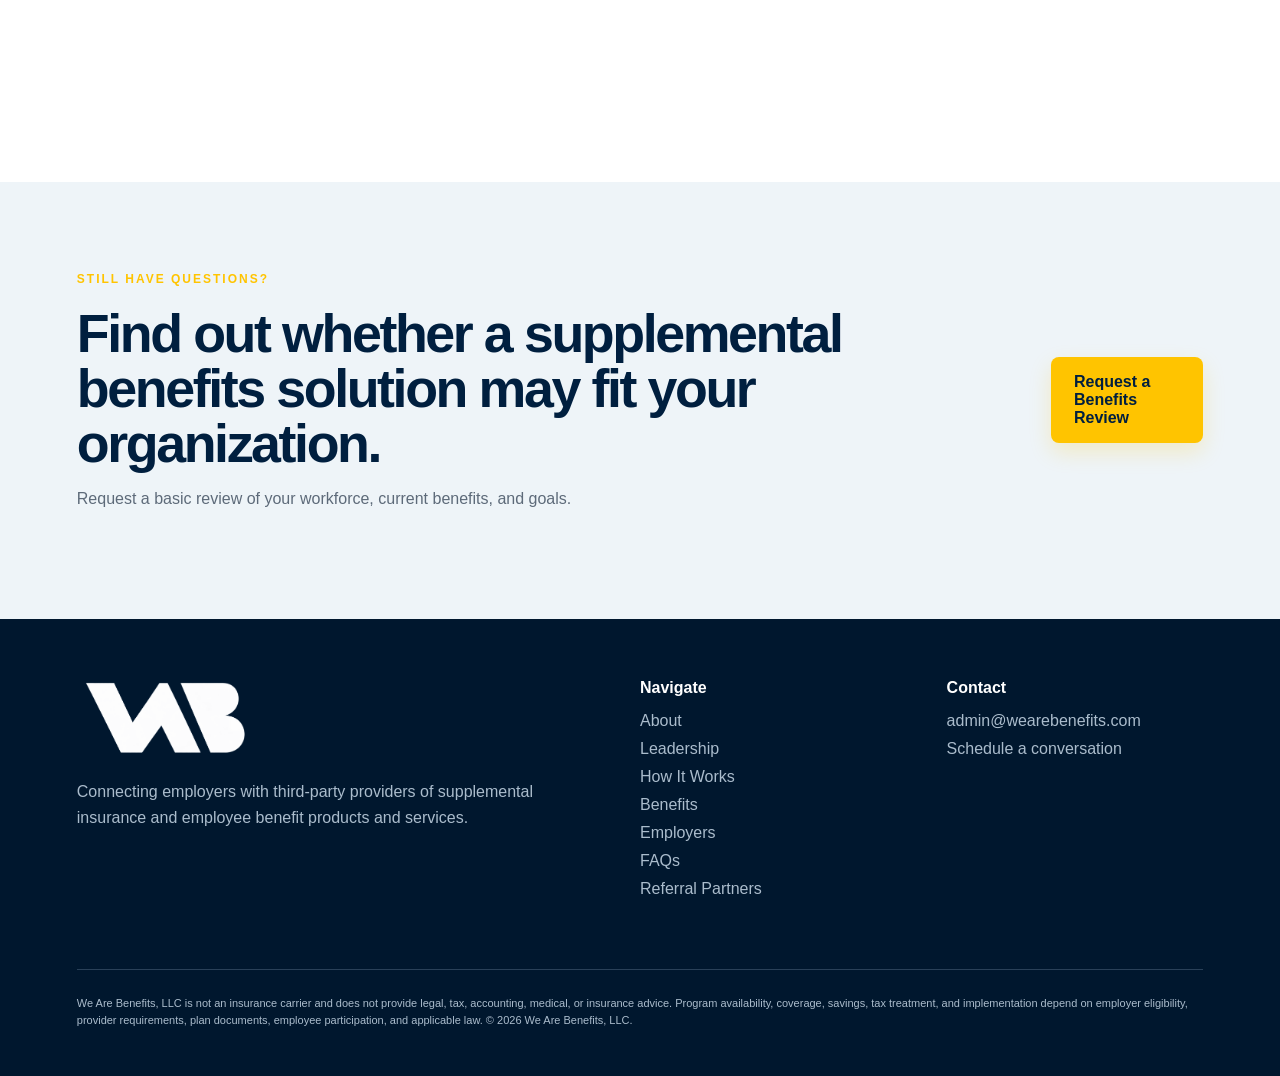
<file: faq.html>
<!DOCTYPE html>
<html lang="en">
 <head>
  <meta charset="utf-8"/>
  <meta content="width=device-width,initial-scale=1" name="viewport"/>
  <link href="styles.css" rel="stylesheet"/>
  <link href="pages-additions.css" rel="stylesheet"/>
  <title>
   FAQs | We Are Benefits
  </title>
 </head>
 <body>
  <header class="site-header">
   <a class="brand" href="index.html">
    <img alt="We Are Benefits LLC" src="wab-logo-yb-with-name.png"/>
   </a>
   <button aria-label="Toggle menu" class="menu">
    ☰
   </button>
   <nav>
    <a href="about.html">
     About
    </a>
    <a href="leadership.html">
     Leadership
    </a>
    <a href="index.html#how">
     How It Works
    </a>
    <a href="index.html#benefits">
     Benefits
    </a>
    <a href="index.html#employers">
     Employers
    </a>
    <a href="faq.html">
     FAQs
    </a>
    <a href="referral-partners.html">
     Referral Partners
    </a>
   </nav>
   <a class="btn btn-small" href="index.html#contact">
    Schedule a Call
   </a>
  </header>
  <main class="subpage">
   <section class="page-hero">
    <div class="eyebrow">
     FREQUENTLY ASKED QUESTIONS
    </div>
    <h1>
     Simple answers.
     <br/>
     <span>
      Clearer benefits.
     </span>
    </h1>
    <p>
     Learn how We Are Benefits works with employers, third-party benefit providers, Section 125 arrangements, employee participation, payroll coordination, and potential payroll tax efficiency.
    </p>
    <div class="actions">
     <a class="btn" href="#questions">
      Browse FAQs
     </a>
     <a class="text-link" href="mailto:admin@wearebenefits.com">
      Request a benefits review &rarr;
     </a>
    </div>
   </section>
   <section class="section faq-page" id="questions">
    <div class="section-head">
     <div>
      <div class="eyebrow">
       FAQ
      </div>
      <h2>
       What employers should understand before getting started.
      </h2>
     </div>
     <p>
      Questions are grouped by topic so you can quickly find the information most relevant to your organization.
     </p>
    </div>
    <div class="faq-jumps">
     <a href="#general">
      General
     </a>
     <a href="#section125">
      Section 125 / Tax
     </a>
     <a href="#employer-faq">
      Employers
     </a>
     <a href="#employee-faq">
      Employees
     </a>
     <a href="#cost">
      Cost &amp; Savings
     </a>
     <a href="#start">
      Getting Started
     </a>
    </div>
    <div class="faq-group" id="general">
     <div class="eyebrow">
      GENERAL QUESTIONS
     </div>
     <h2>
      What We Are Benefits does.
     </h2>
     <details>
      <summary>
       What does We Are Benefits do?
      </summary>
      <p>
       We connect employers with third-party providers of supplemental insurance and employee benefit products and services, helping employers identify solutions that may fit their workforce.
      </p>
     </details>
     <details>
      <summary>
       Is We Are Benefits an insurance company?
      </summary>
      <p>
       No. We Are Benefits is not an insurance carrier. Insurance products, where applicable, are offered through appropriately licensed individuals and entities.
      </p>
     </details>
     <details>
      <summary>
       Does this replace our current benefits broker or health plan?
      </summary>
      <p>
       No. Our focus is supplemental solutions that may complement an employer&rsquo;s existing benefits strategy.
      </p>
     </details>
    </div>
    <div class="faq-group" id="section125">
     <div class="eyebrow">
      SECTION 125 / TAX QUESTIONS
     </div>
     <h2>
      Plain-English answers about cafeteria plans.
     </h2>
     <details>
      <summary>
       What is a Section 125 cafeteria plan?
      </summary>
      <p>
       Generally, a Section 125 cafeteria plan is an employer-sponsored arrangement that can allow employees to choose among certain qualified benefits and, when requirements are met, pay for eligible benefits on a pre-tax basis. Employers should rely on their plan administrator and qualified tax or legal advisors for their specific arrangement.
      </p>
     </details>
     <details>
      <summary>
       Does a Section 125 arrangement guarantee employer savings?
      </summary>
      <p>
       No. Potential payroll tax efficiency depends on the specific plan design, eligible elections, participation, payroll profile, applicable law, and provider requirements.
      </p>
     </details>
     <details>
      <summary>
       Can every supplemental benefit be included?
      </summary>
      <p>
       No. Tax treatment varies by benefit and structure. The applicable provider, administrator, and qualified advisors should confirm eligibility and treatment before implementation.
      </p>
     </details>
    </div>
    <div class="faq-group" id="employer-faq">
     <div class="eyebrow">
      EMPLOYER QUESTIONS
     </div>
     <h2>
      What to expect during evaluation and rollout.
     </h2>
     <details>
      <summary>
       What does an employer need to get started?
      </summary>
      <p>
       Usually an initial discussion about workforce size, payroll profile, current benefits, goals, and the types of supplemental solutions being considered. Specific providers may request additional information.
      </p>
     </details>
     <details>
      <summary>
       Will implementation disrupt payroll?
      </summary>
      <p>
       Implementation requirements depend on the selected program. The provider and applicable administrators coordinate the required payroll and enrollment steps with the employer.
      </p>
     </details>
     <details>
      <summary>
       Do employees have to participate?
      </summary>
      <p>
       Participation rules depend on the specific program and plan documents. Employers should review those requirements with the provider and administrator.
      </p>
     </details>
     <details>
      <summary>
       Does We Are Benefits provide legal or tax advice?
      </summary>
      <p>
       No. Employers should consult qualified legal, tax, payroll, accounting, and insurance professionals regarding their circumstances.
      </p>
     </details>
    </div>
    <div class="faq-group" id="employee-faq">
     <div class="eyebrow">
      EMPLOYEE QUESTIONS
     </div>
     <h2>
      What employees may see during enrollment.
     </h2>
     <details>
      <summary>
       Will employees see changes on their paycheck?
      </summary>
      <p>
       They may, depending on the program and employee elections. Any payroll deductions, reimbursements, or benefit-related entries should be explained by the provider or plan administrator before enrollment.
      </p>
     </details>
     <details>
      <summary>
       Are benefits the same for every employee?
      </summary>
      <p>
       Not necessarily. Eligibility, elections, availability, and coverage can vary by program, provider, location, employment status, and plan terms.
      </p>
     </details>
    </div>
    <div class="faq-group" id="cost">
     <div class="eyebrow">
      COST &amp; SAVINGS
     </div>
     <h2>
      How to think about potential efficiency.
     </h2>
     <details>
      <summary>
       How much can my business save?
      </summary>
      <p>
       There is no universal amount. Any illustration should be treated as an estimate until the appropriate provider reviews the employer&rsquo;s actual payroll profile, participation assumptions, plan design, and applicable requirements.
      </p>
     </details>
     <details>
      <summary>
       Is this &ldquo;free money&rdquo; for employers?
      </summary>
      <p>
       No. Benefits programs involve eligibility requirements, plan rules, provider terms, administration, and compliance obligations. Potential efficiencies should not be treated as guaranteed or risk-free.
      </p>
     </details>
    </div>
    <div class="faq-group" id="start">
     <div class="eyebrow">
      GETTING STARTED
     </div>
     <h2>
      Start with a basic benefits review.
     </h2>
     <details>
      <summary>
       What information should we have ready?
      </summary>
      <p>
       Company size, general payroll profile, current benefits, employee makeup, and the goals you want a supplemental program to address are useful starting points.
      </p>
     </details>
     <details>
      <summary>
       What happens after we reach out?
      </summary>
      <p>
       We discuss your goals, identify potentially relevant provider relationships, and coordinate an introduction so the appropriate provider can evaluate fit, eligibility, pricing, and implementation.
      </p>
     </details>
    </div>
   </section>
   <section class="partners">
    <div>
     <div class="eyebrow gold">
      STILL HAVE QUESTIONS?
     </div>
     <h2>
      Find out whether a supplemental benefits solution may fit your organization.
     </h2>
     <p>
      Request a basic review of your workforce, current benefits, and goals.
     </p>
    </div>
    <a class="btn" href="mailto:admin@wearebenefits.com">
     Request a Benefits Review
    </a>
   </section>
  </main>
  <footer>
   <div>
    <img alt="We Are Benefits LLC" src="WAB_Logo_YW.png"/>
    <p>
     Connecting employers with third-party providers of supplemental insurance and employee benefit products and services.
    </p>
   </div>
   <div>
    <b>
     Navigate
    </b>
    <a href="about.html">
     About
    </a>
    <a href="leadership.html">
     Leadership
    </a>
    <a href="index.html#how">
     How It Works
    </a>
    <a href="index.html#benefits">
     Benefits
    </a>
    <a href="index.html#employers">
     Employers
    </a>
    <a href="faq.html">
     FAQs
    </a>
    <a href="referral-partners.html">
     Referral Partners
    </a>
   </div>
   <div>
    <b>
     Contact
    </b>
    <a href="mailto:admin@wearebenefits.com">
     admin@wearebenefits.com
    </a>
    <a href="index.html#contact">
     Schedule a conversation
    </a>
   </div>
   <p class="legal">
    We Are Benefits, LLC is not an insurance carrier and does not provide legal, tax, accounting, medical, or insurance advice. Program availability, coverage, savings, tax treatment, and implementation depend on employer eligibility, provider requirements, plan documents, employee participation, and applicable law. &copy; 2026 We Are Benefits, LLC.
   </p>
  </footer>
  <script src="script.js">
  </script>
 </body>
</html>
</file>
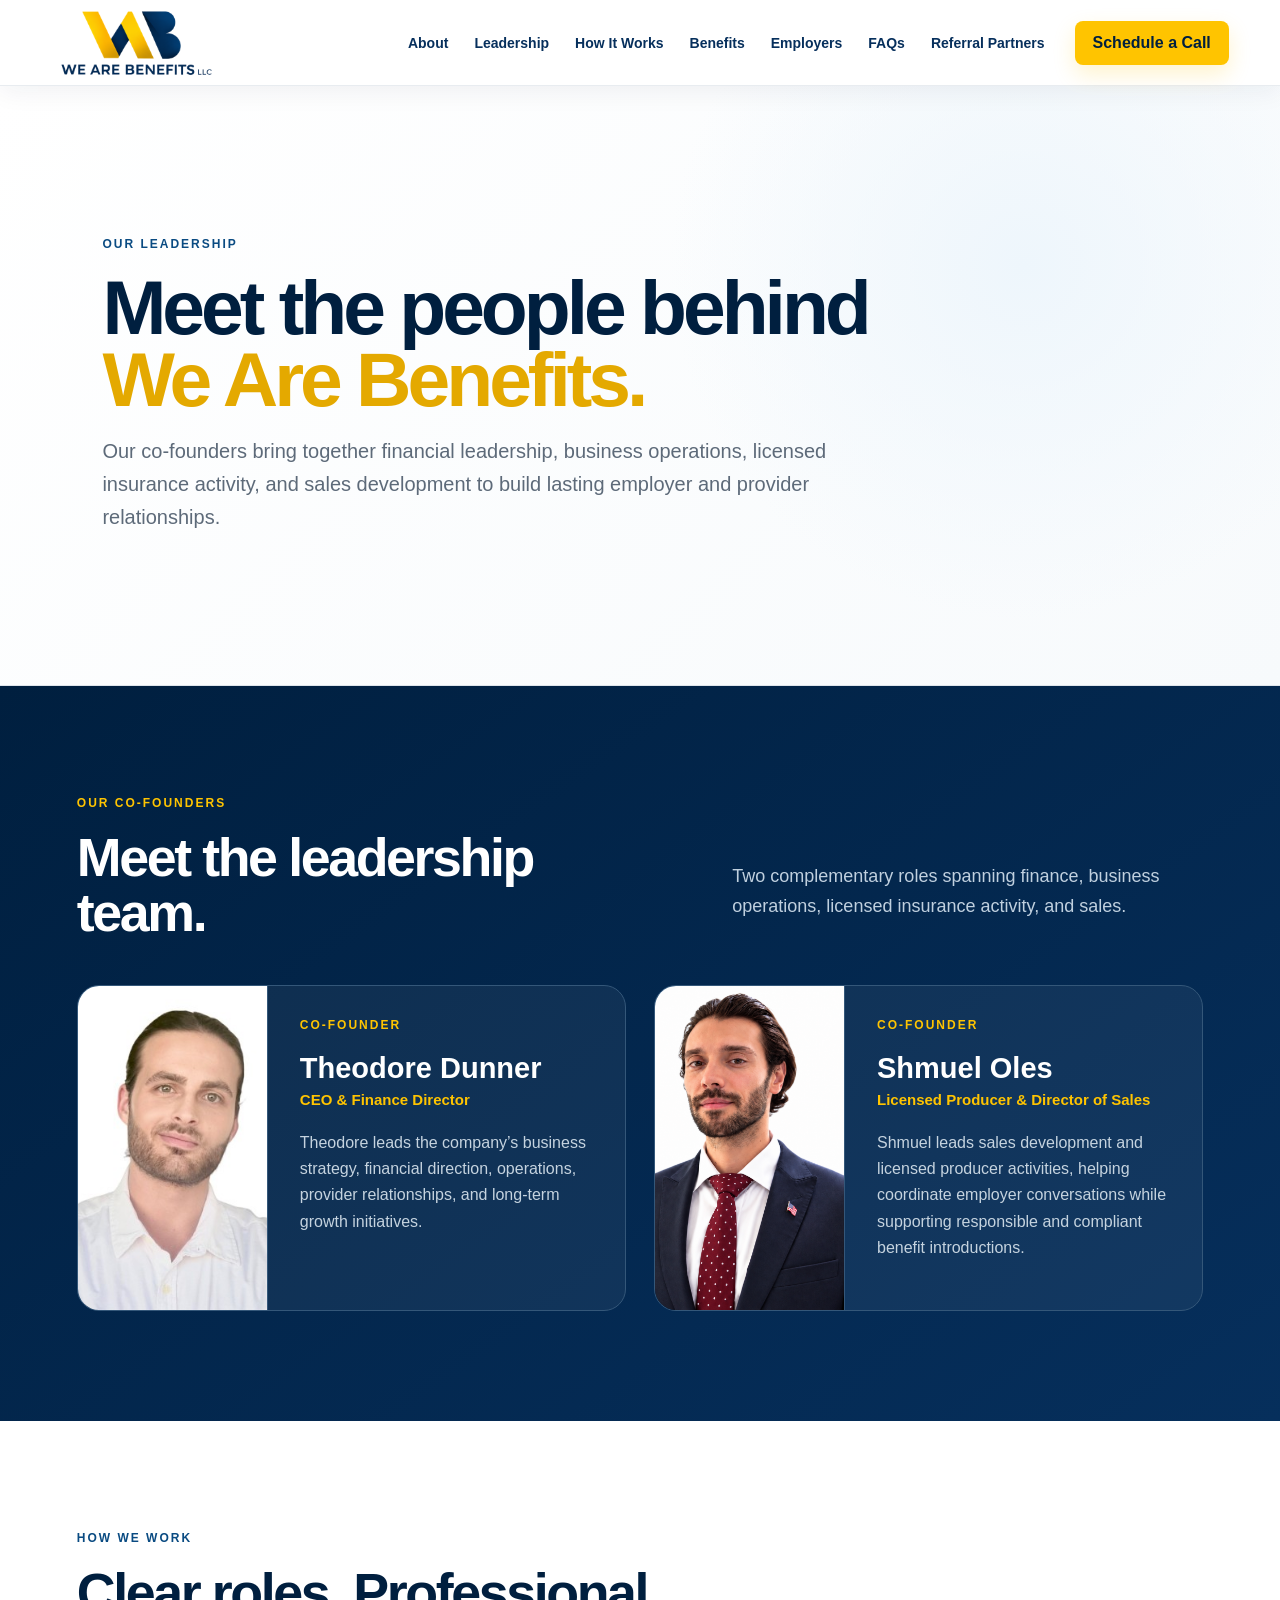
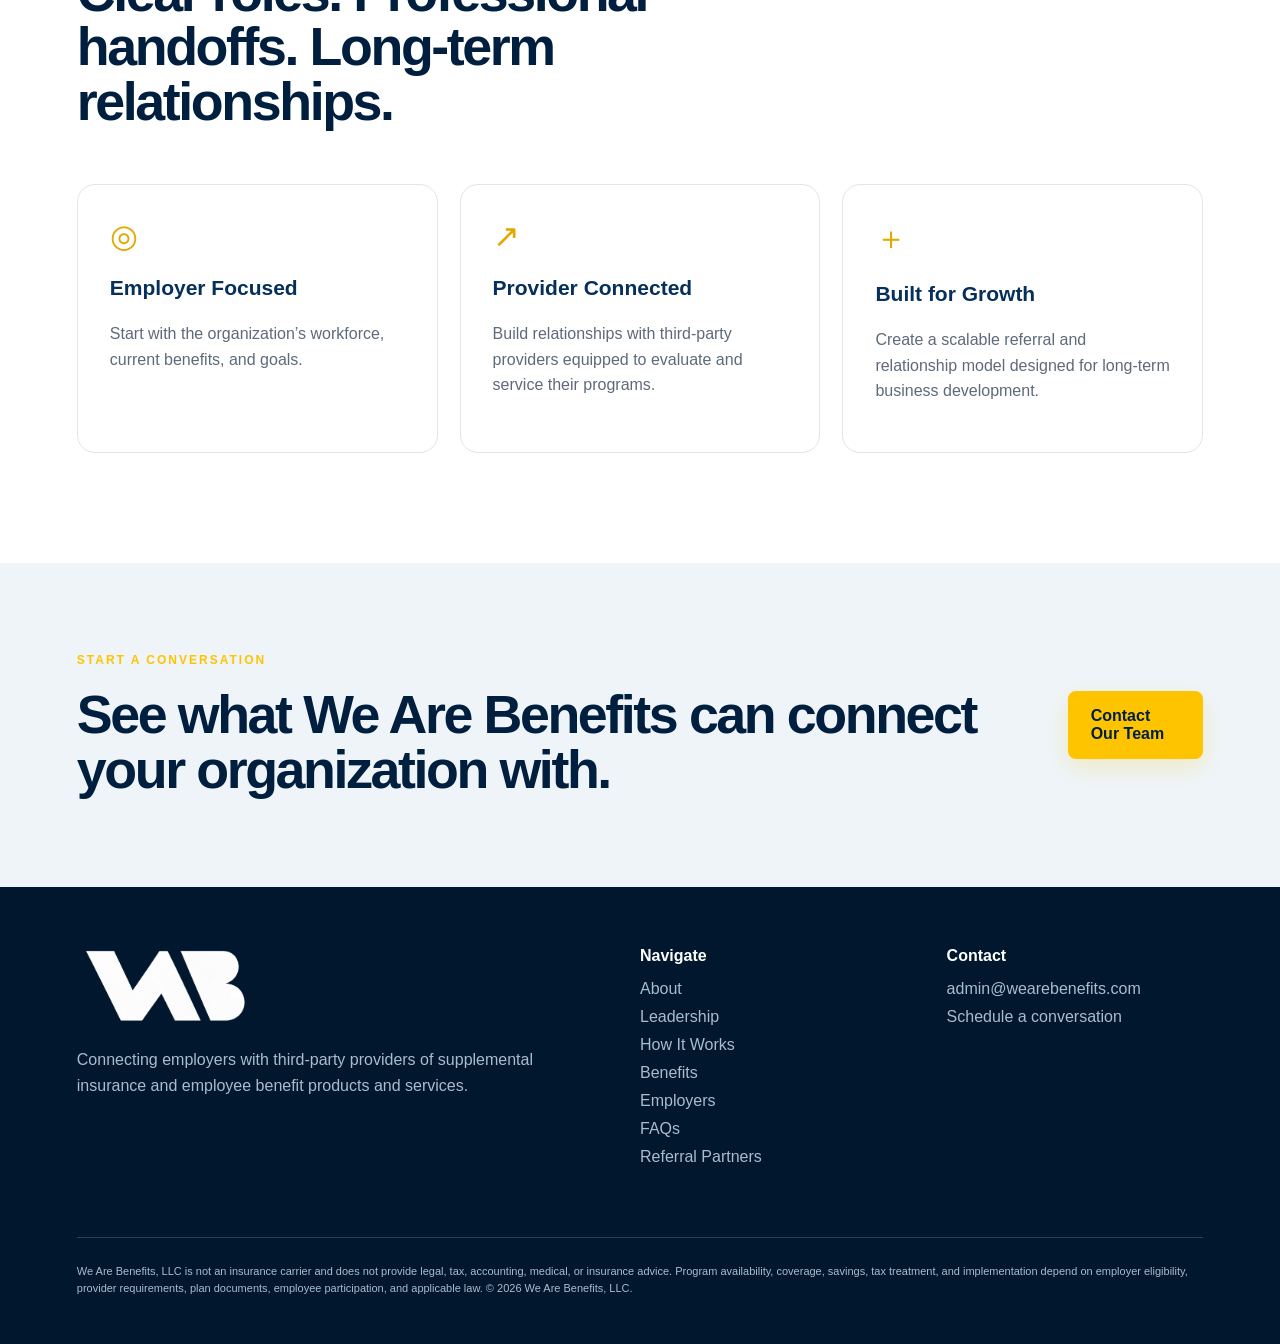
<file: leadership.html>
<!DOCTYPE html>
<html lang="en">
 <head>
  <meta charset="utf-8"/>
  <meta content="width=device-width,initial-scale=1" name="viewport"/>
  <link href="styles.css" rel="stylesheet"/>
  <link href="pages-additions.css" rel="stylesheet"/>
  <title>
   Leadership | We Are Benefits
  </title>

  <style>
   .person-photo {
    overflow: hidden;
   }

   .person-photo img {
    width: 100%;
    height: 100%;
    display: block;
    object-fit: cover;
    object-position: center top;
   }
  </style>
 </head>

 <body>
  <header class="site-header">
   <a class="brand" href="index.html">
    <img alt="We Are Benefits LLC" src="wab-logo-yb-with-name.png"/>
   </a>

   <button aria-label="Toggle menu" class="menu">
    ☰
   </button>

   <nav>
    <a href="about.html">
     About
    </a>
    <a href="leadership.html">
     Leadership
    </a>
    <a href="index.html#how">
     How It Works
    </a>
    <a href="index.html#benefits">
     Benefits
    </a>
    <a href="index.html#employers">
     Employers
    </a>
    <a href="faq.html">
     FAQs
    </a>
    <a href="referral-partners.html">
     Referral Partners
    </a>
   </nav>

   <a class="btn btn-small" href="index.html#contact">
    Schedule a Call
   </a>
  </header>

  <main class="subpage">

   <section class="page-hero about-hero">
    <div class="eyebrow">
     OUR LEADERSHIP
    </div>

    <h1>
     Meet the people behind
     <br/>
     <span>
      We Are Benefits.
     </span>
    </h1>

    <p>
     Our co-founders bring together financial leadership, business operations,
     licensed insurance activity, and sales development to build lasting
     employer and provider relationships.
    </p>
   </section>

   <section class="navy-section team-section">
    <div class="section-head light">
     <div>
      <div class="eyebrow gold">
       OUR CO-FOUNDERS
      </div>

      <h2>
       Meet the leadership team.
      </h2>
     </div>

     <p>
      Two complementary roles spanning finance, business operations,
      licensed insurance activity, and sales.
     </p>
    </div>

    <div class="team-grid">

     <!-- THEODORE DUNNER -->
     <article class="person-card">
      <div class="person-photo">
       <img
        src="TD-pic.jpg"
        alt="Theodore Dunner"
       />
      </div>

      <div class="person-copy">
       <div class="eyebrow gold">
        CO-FOUNDER
       </div>

       <h3>
        Theodore Dunner
       </h3>

       <h4>
        CEO &amp; Finance Director
       </h4>

       <p>
        Theodore leads the company&rsquo;s business strategy, financial
        direction, operations, provider relationships, and long-term
        growth initiatives.
       </p>
      </div>
     </article>

     <!-- SHMUEL OLES -->
     <article class="person-card">
      <div class="person-photo">
       <img
        src="SO-pic.PNG"
        alt="Shmuel Oles"
       />
      </div>

      <div class="person-copy">
       <div class="eyebrow gold">
        CO-FOUNDER
       </div>

       <h3>
        Shmuel Oles
       </h3>

       <h4>
        Licensed Producer &amp; Director of Sales
       </h4>

       <p>
        Shmuel leads sales development and licensed producer activities,
        helping coordinate employer conversations while supporting
        responsible and compliant benefit introductions.
       </p>
      </div>
     </article>

    </div>
   </section>

   <section class="section values">
    <div class="section-head">
     <div>
      <div class="eyebrow">
       HOW WE WORK
      </div>

      <h2>
       Clear roles. Professional handoffs. Long-term relationships.
      </h2>
     </div>
    </div>

    <div class="three">
     <article>
      <div class="icon">
       ◎
      </div>

      <h3>
       Employer Focused
      </h3>

      <p>
       Start with the organization&rsquo;s workforce, current benefits,
       and goals.
      </p>
     </article>

     <article>
      <div class="icon">
       &nearrow;
      </div>

      <h3>
       Provider Connected
      </h3>

      <p>
       Build relationships with third-party providers equipped to
       evaluate and service their programs.
      </p>
     </article>

     <article>
      <div class="icon">
       ＋
      </div>

      <h3>
       Built for Growth
      </h3>

      <p>
       Create a scalable referral and relationship model designed for
       long-term business development.
      </p>
     </article>
    </div>
   </section>

   <section class="partners">
    <div>
     <div class="eyebrow gold">
      START A CONVERSATION
     </div>

     <h2>
      See what We Are Benefits can connect your organization with.
     </h2>
    </div>

    <a class="btn" href="mailto:admin@wearebenefits.com">
     Contact Our Team
    </a>
   </section>

  </main>

  <footer>
   <div>
    <img alt="We Are Benefits LLC" src="WAB_Logo_YW.png"/>

    <p>
     Connecting employers with third-party providers of supplemental
     insurance and employee benefit products and services.
    </p>
   </div>

   <div>
    <b>
     Navigate
    </b>

    <a href="about.html">
     About
    </a>

    <a href="leadership.html">
     Leadership
    </a>

    <a href="index.html#how">
     How It Works
    </a>

    <a href="index.html#benefits">
     Benefits
    </a>

    <a href="index.html#employers">
     Employers
    </a>

    <a href="faq.html">
     FAQs
    </a>

    <a href="referral-partners.html">
     Referral Partners
    </a>
   </div>

   <div>
    <b>
     Contact
    </b>

    <a href="mailto:admin@wearebenefits.com">
     admin@wearebenefits.com
    </a>

    <a href="index.html#contact">
     Schedule a conversation
    </a>
   </div>

   <p class="legal">
    We Are Benefits, LLC is not an insurance carrier and does not provide
    legal, tax, accounting, medical, or insurance advice. Program
    availability, coverage, savings, tax treatment, and implementation
    depend on employer eligibility, provider requirements, plan documents,
    employee participation, and applicable law. &copy; 2026 We Are
    Benefits, LLC.
   </p>
  </footer>

  <script src="script.js">
  </script>
 </body>
</html>
</file>
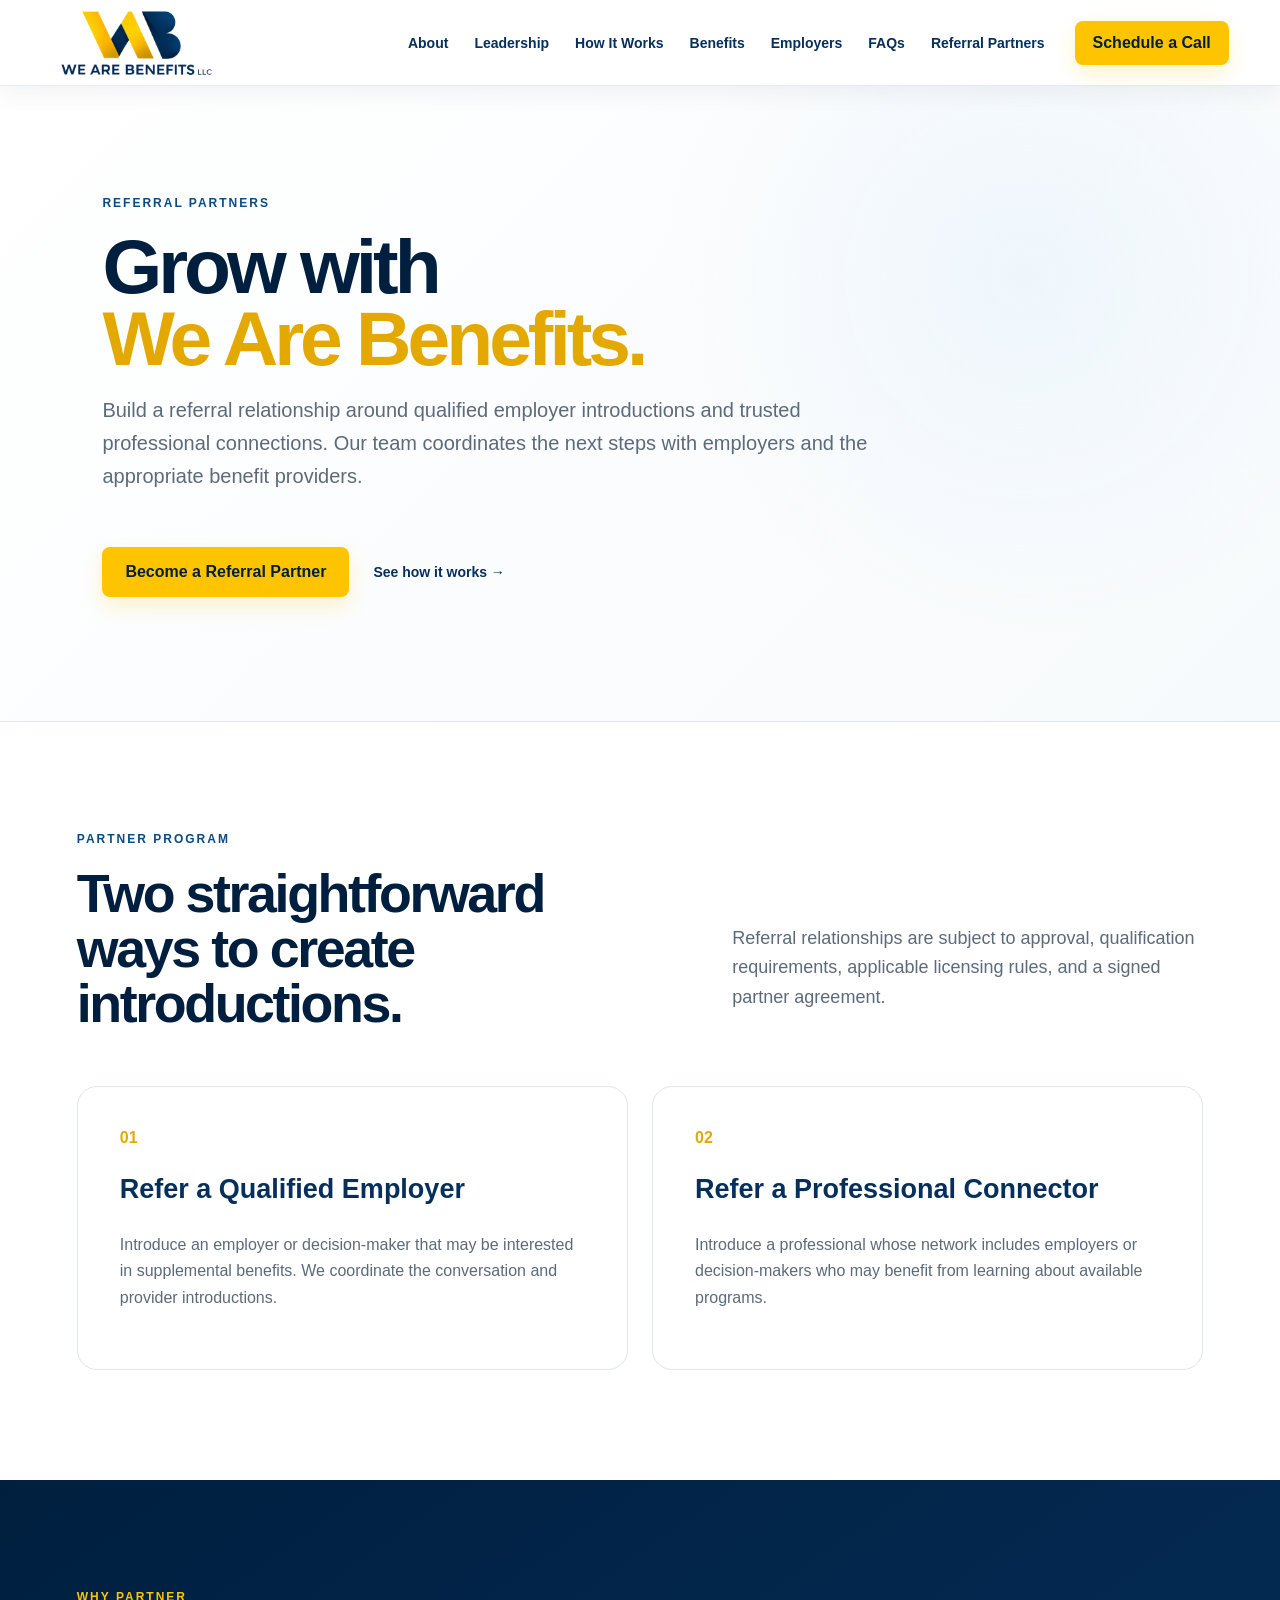
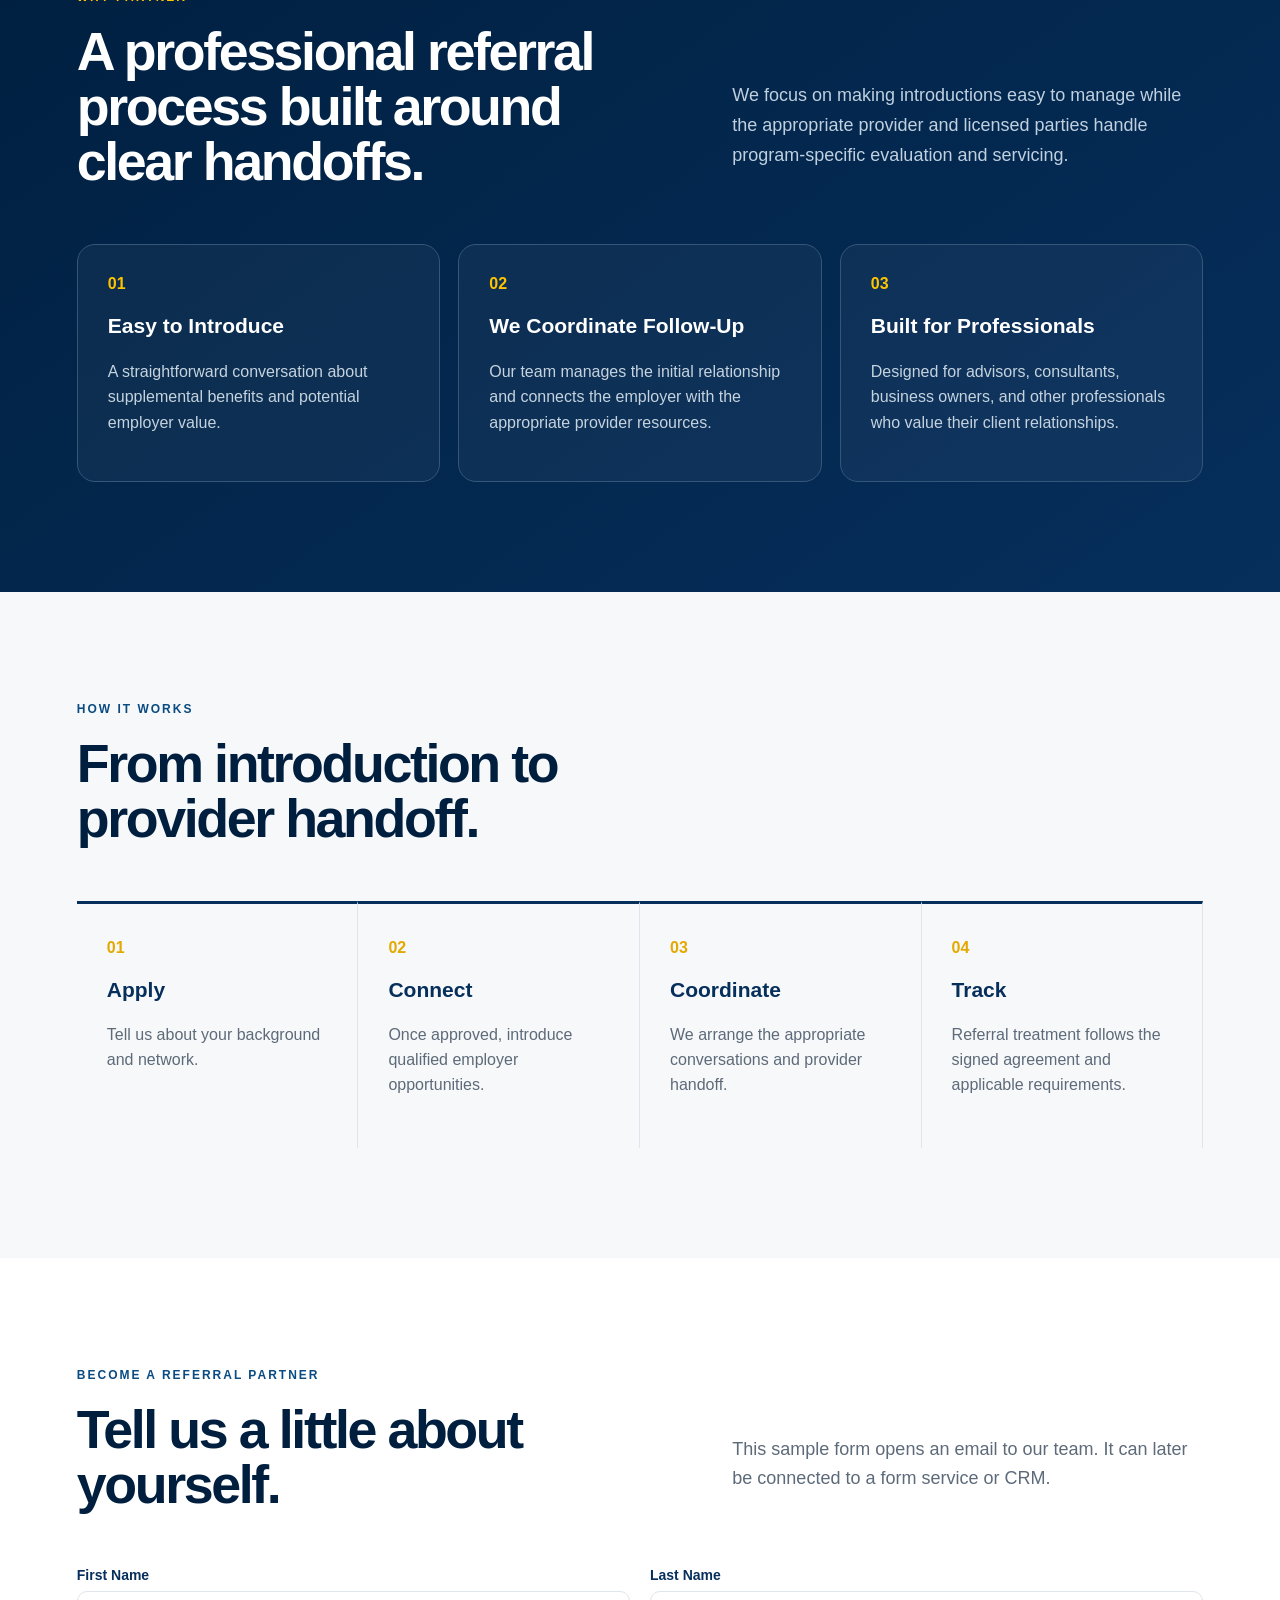
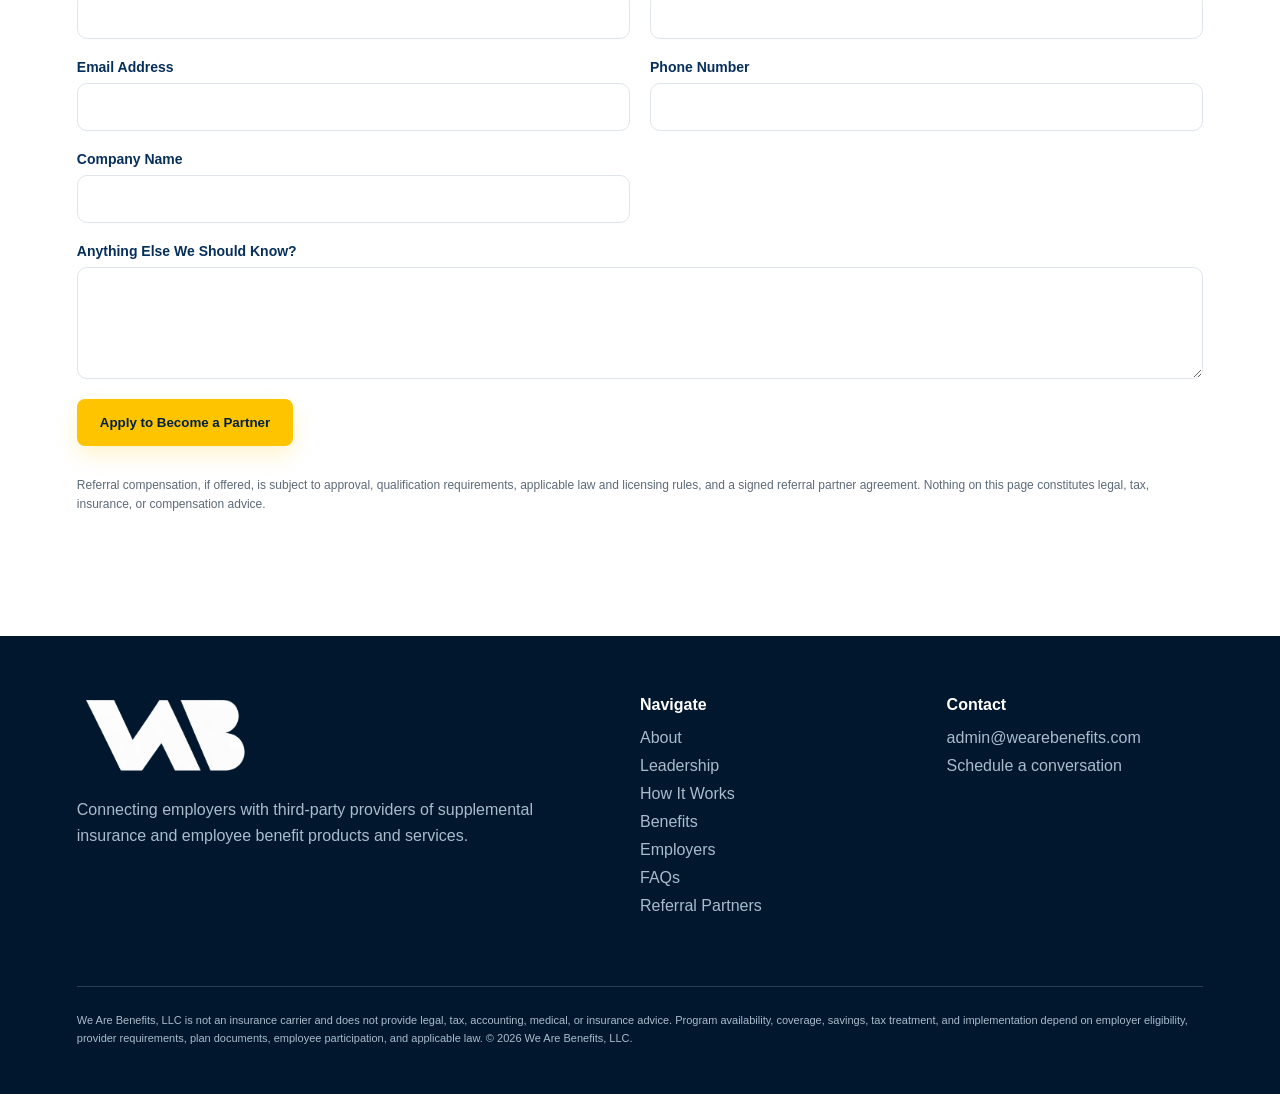
<file: referral-partners.html>
<!DOCTYPE html>
<html lang="en">
 <head>
  <meta charset="utf-8"/>
  <meta content="width=device-width,initial-scale=1" name="viewport"/>
  <link href="styles.css" rel="stylesheet"/>
  <link href="pages-additions.css" rel="stylesheet"/>
  <title>
   Referral Partners | We Are Benefits
  </title>
 </head>
 <body>
  <header class="site-header">
   <a class="brand" href="index.html">
    <img alt="We Are Benefits LLC" src="wab-logo-yb-with-name.png"/>
   </a>
   <button aria-label="Toggle menu" class="menu">
    ☰
   </button>
   <nav>
    <a href="about.html">
     About
    </a>
    <a href="leadership.html">
     Leadership
    </a>
    <a href="index.html#how">
     How It Works
    </a>
    <a href="index.html#benefits">
     Benefits
    </a>
    <a href="index.html#employers">
     Employers
    </a>
    <a href="faq.html">
     FAQs
    </a>
    <a href="referral-partners.html">
     Referral Partners
    </a>
   </nav>
   <a class="btn btn-small" href="index.html#contact">
    Schedule a Call
   </a>
  </header>
  <main class="subpage">
   <section class="page-hero referral-hero">
    <div class="eyebrow">
     REFERRAL PARTNERS
    </div>
    <h1>
     Grow with
     <br/>
     <span>
      We Are Benefits.
     </span>
    </h1>
    <p>
     Build a referral relationship around qualified employer introductions and trusted professional connections. Our team coordinates the next steps with employers and the appropriate benefit providers.
    </p>
    <div class="actions">
     <a class="btn" href="#apply">
      Become a Referral Partner
     </a>
     <a class="text-link" href="#program">
      See how it works &rarr;
     </a>
    </div>
   </section>
   <section class="section" id="program">
    <div class="section-head">
     <div>
      <div class="eyebrow">
       PARTNER PROGRAM
      </div>
      <h2>
       Two straightforward ways to create introductions.
      </h2>
     </div>
     <p>
      Referral relationships are subject to approval, qualification requirements, applicable licensing rules, and a signed partner agreement.
     </p>
    </div>
    <div class="two-tier">
     <article>
      <span>
       01
      </span>
      <h3>
       Refer a Qualified Employer
      </h3>
      <p>
       Introduce an employer or decision-maker that may be interested in supplemental benefits. We coordinate the conversation and provider introductions.
      </p>
     </article>
     <article>
      <span>
       02
      </span>
      <h3>
       Refer a Professional Connector
      </h3>
      <p>
       Introduce a professional whose network includes employers or decision-makers who may benefit from learning about available programs.
      </p>
     </article>
    </div>
   </section>
   <section class="navy-section">
    <div class="section-head light">
     <div>
      <div class="eyebrow gold">
       WHY PARTNER
      </div>
      <h2>
       A professional referral process built around clear handoffs.
      </h2>
     </div>
     <p>
      We focus on making introductions easy to manage while the appropriate provider and licensed parties handle program-specific evaluation and servicing.
     </p>
    </div>
    <div class="partner-reasons">
     <article>
      <b>
       01
      </b>
      <h3>
       Easy to Introduce
      </h3>
      <p>
       A straightforward conversation about supplemental benefits and potential employer value.
      </p>
     </article>
     <article>
      <b>
       02
      </b>
      <h3>
       We Coordinate Follow-Up
      </h3>
      <p>
       Our team manages the initial relationship and connects the employer with the appropriate provider resources.
      </p>
     </article>
     <article>
      <b>
       03
      </b>
      <h3>
       Built for Professionals
      </h3>
      <p>
       Designed for advisors, consultants, business owners, and other professionals who value their client relationships.
      </p>
     </article>
    </div>
   </section>
   <section class="process">
    <div class="section-head">
     <div>
      <div class="eyebrow">
       HOW IT WORKS
      </div>
      <h2>
       From introduction to provider handoff.
      </h2>
     </div>
    </div>
    <div class="steps">
     <div>
      <span>
       01
      </span>
      <h3>
       Apply
      </h3>
      <p>
       Tell us about your background and network.
      </p>
     </div>
     <div>
      <span>
       02
      </span>
      <h3>
       Connect
      </h3>
      <p>
       Once approved, introduce qualified employer opportunities.
      </p>
     </div>
     <div>
      <span>
       03
      </span>
      <h3>
       Coordinate
      </h3>
      <p>
       We arrange the appropriate conversations and provider handoff.
      </p>
     </div>
     <div>
      <span>
       04
      </span>
      <h3>
       Track
      </h3>
      <p>
       Referral treatment follows the signed agreement and applicable requirements.
      </p>
     </div>
    </div>
   </section>
   <section class="section apply-section" id="apply">
    <div class="section-head">
     <div>
      <div class="eyebrow">
       BECOME A REFERRAL PARTNER
      </div>
      <h2>
       Tell us a little about yourself.
      </h2>
     </div>
     <p>
      This sample form opens an email to our team. It can later be connected to a form service or CRM.
     </p>
    </div>
    <form action="mailto:admin@wearebenefits.com" class="partner-form" enctype="text/plain" method="post">
     <label>
      First Name
      <input name="First Name" required=""/>
     </label>
     <label>
      Last Name
      <input name="Last Name" required=""/>
     </label>
     <label>
      Email Address
      <input name="Email" required="" type="email"/>
     </label>
     <label>
      Phone Number
      <input name="Phone" type="tel"/>
     </label>
     <label>
      Company Name
      <input name="Company"/>
     </label>
     <label class="wide">
      Anything Else We Should Know?
      <textarea name="Notes" rows="5"></textarea>
     </label>
     <button class="btn" type="submit">
      Apply to Become a Partner
     </button>
    </form>
    <p class="fine-print">
     Referral compensation, if offered, is subject to approval, qualification requirements, applicable law and licensing rules, and a signed referral partner agreement. Nothing on this page constitutes legal, tax, insurance, or compensation advice.
    </p>
   </section>
  </main>
  <footer>
   <div>
    <img alt="We Are Benefits LLC" src="WAB_Logo_YW.png"/>
    <p>
     Connecting employers with third-party providers of supplemental insurance and employee benefit products and services.
    </p>
   </div>
   <div>
    <b>
     Navigate
    </b>
    <a href="about.html">
     About
    </a>
    <a href="leadership.html">
     Leadership
    </a>
    <a href="index.html#how">
     How It Works
    </a>
    <a href="index.html#benefits">
     Benefits
    </a>
    <a href="index.html#employers">
     Employers
    </a>
    <a href="faq.html">
     FAQs
    </a>
    <a href="referral-partners.html">
     Referral Partners
    </a>
   </div>
   <div>
    <b>
     Contact
    </b>
    <a href="mailto:admin@wearebenefits.com">
     admin@wearebenefits.com
    </a>
    <a href="index.html#contact">
     Schedule a conversation
    </a>
   </div>
   <p class="legal">
    We Are Benefits, LLC is not an insurance carrier and does not provide legal, tax, accounting, medical, or insurance advice. Program availability, coverage, savings, tax treatment, and implementation depend on employer eligibility, provider requirements, plan documents, employee participation, and applicable law. &copy; 2026 We Are Benefits, LLC.
   </p>
  </footer>
  <script src="script.js">
  </script>
 </body>
</html>
</file>
<file: styles.css>
:root{--navy:#062f5c;--navy2:#001f3f;--blue:#0a4b82;--gold:#ffc400;--gold2:#e4a900;--ink:#0b1d31;--muted:#5d6a79;--paper:#f7f8fa;--line:#dfe5eb}*{box-sizing:border-box}html{scroll-behavior:smooth;scroll-padding-top:92px}body{margin:0;font-family:Inter,Arial,Helvetica,sans-serif;color:var(--ink);background:white}.site-header{height:86px;position:fixed;z-index:1000;top:0;left:0;right:0;display:flex;align-items:center;gap:30px;padding:12px max(4vw,24px);background:rgba(255,255,255,.96);backdrop-filter:blur(16px);border-bottom:1px solid rgba(6,47,92,.09);box-shadow:0 6px 24px rgba(0,31,63,.06)}.brand img{width:172px;display:block}.site-header nav{display:flex;gap:26px;margin-left:auto}.site-header nav a,.text-link{color:var(--navy);text-decoration:none;font-weight:700;font-size:14px}.btn{display:inline-flex;justify-content:center;align-items:center;padding:16px 23px;border-radius:8px;background:var(--gold);color:var(--navy2);font-weight:900;text-decoration:none;border:0;box-shadow:0 9px 22px rgba(255,196,0,.2);transition:.2s}.btn:hover{transform:translateY(-2px)}.btn-small{padding:13px 18px}.menu{display:none;border:0;background:none;font-size:26px;color:var(--navy)}main{padding-top:86px}.hero{min-height:720px;padding:92px max(6vw,40px) 72px;display:grid;grid-template-columns:1.05fr .95fr;gap:70px;align-items:center;overflow:hidden;background:radial-gradient(circle at 75% 25%,#eef6fc 0,transparent 30%),linear-gradient(135deg,#fff 0,#f9fbfd 70%)}.eyebrow{font-size:12px;letter-spacing:2px;font-weight:900;color:var(--blue);margin-bottom:20px}.eyebrow.gold{color:var(--gold)}h1{font-size:clamp(56px,6vw,92px);line-height:.94;letter-spacing:-4px;margin:0;color:var(--navy2)}h1 span,.contact h2 span{color:var(--gold2)}.hero-copy>p{font-size:20px;line-height:1.65;color:var(--muted);max-width:700px}.actions{display:flex;gap:24px;align-items:center;margin:34px 0}.trust{display:flex;flex-wrap:wrap;gap:12px 22px;padding-top:28px;border-top:1px solid var(--line);font-size:13px;color:var(--muted)}.trust b{color:var(--navy)}.hero-art{height:540px;position:relative;display:flex;align-items:center;justify-content:center}.gold-slab{position:absolute;width:300px;height:520px;background:linear-gradient(160deg,var(--gold),#f0a900);transform:rotate(-17deg);border-radius:18px;right:14%;box-shadow:0 30px 70px rgba(228,169,0,.25)}.dashboard{position:relative;width:min(520px,92%);background:linear-gradient(145deg,#063c70,#001f3f);border-radius:24px;padding:34px;color:#fff;box-shadow:0 35px 70px rgba(0,31,63,.3);transform:rotate(2deg)}.dash-top{display:flex;justify-content:space-between;font-size:13px;color:#c9d9e8}.dash-top b{color:var(--gold)}.metric{padding:50px 0 25px}.metric small,.metric span{display:block;color:#b9cadb}.metric strong{display:block;font-size:56px;margin:8px 0}.bars{height:130px;display:flex;align-items:flex-end;gap:12px;border-bottom:1px solid #52708d}.bars i{flex:1;background:linear-gradient(var(--gold),#f0a900);border-radius:5px 5px 0 0}.mini-grid{display:grid;grid-template-columns:1fr 1fr;gap:15px;margin-top:25px}.mini-grid div{background:rgba(255,255,255,.07);padding:16px;border-radius:12px}.mini-grid small{display:block;color:#a8bfd3}.stat-strip{display:grid;grid-template-columns:repeat(4,1fr);background:var(--navy2);color:white;padding:28px max(6vw,40px);gap:30px}.stat-strip div{border-right:1px solid #36536e}.stat-strip div:last-child{border:0}.stat-strip b,.stat-strip span{display:block}.stat-strip b{font-size:25px;color:var(--gold)}.stat-strip span{font-size:13px;color:#b8c8d8;margin-top:5px}.section,.process{padding:110px max(6vw,40px)}.section-head{display:grid;grid-template-columns:1.1fr .9fr;gap:80px;align-items:end;margin-bottom:55px}.section-head h2,.partners h2,.contact h2,.calc-copy h2{font-size:clamp(38px,4.2vw,64px);line-height:1.02;letter-spacing:-2.4px;margin:0;color:var(--navy2)}.section-head>p{font-size:18px;line-height:1.65;color:var(--muted)}.cards{display:grid;grid-template-columns:repeat(4,1fr);gap:18px}.cards article,.three article{padding:32px;border:1px solid var(--line);border-radius:18px;background:#fff}.cards span{font-size:12px;font-weight:900;color:var(--gold2)}h3{color:var(--navy);font-size:21px}.cards p,.three p{color:var(--muted);line-height:1.6}.navy-section{padding:110px max(6vw,40px);background:linear-gradient(145deg,var(--navy2),var(--navy));color:white}.section-head.light h2{color:white}.section-head.light>p{color:#c0d0df}.benefit-grid{display:grid;grid-template-columns:.9fr 1.1fr;gap:50px}.benefit-feature{padding:40px;border:1px solid #345779;border-radius:20px;background:rgba(255,255,255,.04)}.benefit-feature h3{font-size:30px;color:white}.benefit-feature p{line-height:1.7;color:#c5d3df}.benefit-feature a{color:var(--gold);font-weight:900}.orb{width:100px;height:100px;border-radius:50%;display:grid;place-items:center;background:var(--gold);color:var(--navy2);font-weight:1000;font-size:25px}.benefit-list{display:grid;grid-template-columns:1fr 1fr;gap:16px}.benefit-list>div{padding:28px;border-radius:16px;background:white;color:var(--ink);display:flex;gap:15px}.benefit-list b{color:var(--gold2);font-size:24px}.benefit-list strong,.benefit-list small{display:block}.benefit-list small{color:var(--muted);line-height:1.5;margin-top:8px}.three{display:grid;grid-template-columns:repeat(3,1fr);gap:22px}.icon{font-size:32px;color:var(--gold2)}.process{background:var(--paper)}.steps{display:grid;grid-template-columns:repeat(4,1fr);gap:0}.steps>div{padding:35px 30px;border-top:3px solid var(--navy);border-right:1px solid var(--line)}.steps span{font-weight:900;color:var(--gold2)}.steps p{color:var(--muted);line-height:1.55}.calculator{padding:110px max(6vw,40px);background:var(--navy2);color:white;display:grid;grid-template-columns:.9fr 1.1fr;gap:80px;align-items:center}.calc-copy h2{color:white}.calc-copy p{font-size:18px;color:#c3d2df;line-height:1.7}.calc-copy .fine{font-size:12px;color:#8fa6ba}.calc-box{background:white;color:var(--ink);border-radius:24px;padding:38px}.calc-box label{font-weight:800;color:var(--navy)}.counter{display:grid;grid-template-columns:55px 1fr 55px;gap:10px;margin:18px 0}.counter button,.counter input{height:56px;border:1px solid var(--line);border-radius:10px;background:white;text-align:center;font-size:20px;font-weight:800;color:var(--navy)}#range{width:100%;accent-color:var(--gold2)}.result{margin:28px 0;padding:28px;border-radius:16px;background:#f2f6fa}.result small,.result span{display:block}.result strong{font-size:52px;color:var(--navy);display:inline-block;margin:8px 8px 0 0}.calc-stats{display:grid;grid-template-columns:1fr 1fr;gap:12px;margin-bottom:20px}.calc-stats div{border:1px solid var(--line);padding:18px;border-radius:12px}.calc-stats small,.calc-stats b{display:block}.calc-stats small{color:var(--muted);margin-bottom:5px}.full{width:100%}.faq{max-width:1100px;margin:auto}.faq details{border-top:1px solid var(--line);padding:24px 4px}.faq details:last-child{border-bottom:1px solid var(--line)}summary{font-size:20px;font-weight:800;color:var(--navy);cursor:pointer}.faq details p{color:var(--muted);line-height:1.65;max-width:850px}.partners{padding:90px max(6vw,40px);display:flex;align-items:center;justify-content:space-between;gap:50px;background:#eef4f8}.partners p{color:var(--muted);max-width:700px;line-height:1.65}.contact{padding:90px max(6vw,40px);background:linear-gradient(120deg,#fff,#f8fafc);display:grid;grid-template-columns:200px 1fr auto;gap:50px;align-items:center;border-top:1px solid var(--line)}.contact img{width:190px}.contact p{color:var(--muted)}footer{padding:60px max(6vw,40px) 35px;background:#00172e;color:#aabccc;display:grid;grid-template-columns:2fr 1fr 1fr;gap:50px}footer img{width:180px;filter:brightness(0) invert(1)}footer p{line-height:1.6;max-width:500px}footer b{color:white;display:block;margin-bottom:15px}footer a{display:block;color:#aabccc;text-decoration:none;margin:10px 0}.legal{grid-column:1/-1;border-top:1px solid #294058;padding-top:25px;font-size:11px;max-width:none}@media(max-width:1000px){.site-header nav{display:none;position:absolute;top:86px;left:0;right:0;background:white;padding:25px;flex-direction:column}.site-header nav.open{display:flex}.menu{display:block;margin-left:auto}.site-header>.btn{display:none}.hero,.section-head,.benefit-grid,.calculator{grid-template-columns:1fr}.hero{padding-top:55px}.hero-art{height:460px}.cards,.steps{grid-template-columns:1fr 1fr}.three{grid-template-columns:1fr}.contact{grid-template-columns:1fr}.contact img{width:150px}}@media(max-width:650px){.site-header{height:74px}.brand img{width:135px}main{padding-top:74px}h1{font-size:52px;letter-spacing:-2.5px}.hero,.section,.process,.navy-section,.calculator{padding-left:22px;padding-right:22px}.hero-art{height:390px}.dashboard{padding:24px}.metric strong{font-size:42px}.stat-strip,.cards,.benefit-list,.steps{grid-template-columns:1fr}.stat-strip div{border-right:0;border-bottom:1px solid #36536e;padding-bottom:15px}.section-head{gap:20px}.calc-box{padding:24px}.result strong{font-size:40px}.partners{padding:65px 22px;display:block}.partners .btn{margin-top:25px}footer{grid-template-columns:1fr;padding-left:22px;padding-right:22px}}
</file>
<file: pages-additions.css>
/* Multi-page additions */
.subpage{padding-top:86px}.page-hero{min-height:600px;padding:110px max(8vw,50px) 90px;display:flex;flex-direction:column;justify-content:center;background:radial-gradient(circle at 80% 30%,#eef6fc 0,transparent 32%),linear-gradient(135deg,#fff,#f7fafc);border-bottom:1px solid var(--line)}.page-hero h1{max-width:950px}.page-hero>p{font-size:20px;line-height:1.65;color:var(--muted);max-width:790px}.faq-jumps{display:flex;flex-wrap:wrap;gap:10px;margin:-20px 0 65px}.faq-jumps a{padding:11px 15px;border:1px solid var(--line);border-radius:999px;color:var(--navy);text-decoration:none;font-weight:800;font-size:13px}.faq-group{scroll-margin-top:110px;margin:0 0 75px}.faq-group h2{font-size:32px;color:var(--navy2);margin:0 0 22px}.faq-group details{border-top:1px solid var(--line);padding:22px 4px}.faq-group details:last-child{border-bottom:1px solid var(--line)}.faq-group details p{max-width:900px;color:var(--muted);line-height:1.65}.two-tier{display:grid;grid-template-columns:1fr 1fr;gap:24px}.two-tier article{padding:42px;border:1px solid var(--line);border-radius:20px}.two-tier span{color:var(--gold2);font-weight:900}.two-tier h3{font-size:27px}.two-tier p{color:var(--muted);line-height:1.65}.partner-reasons{display:grid;grid-template-columns:repeat(3,1fr);gap:18px}.partner-reasons article{border:1px solid #345779;border-radius:18px;padding:30px;background:rgba(255,255,255,.04)}.partner-reasons b{color:var(--gold)}.partner-reasons h3{color:#fff}.partner-reasons p{color:#c5d3df;line-height:1.6}.partner-form{display:grid;grid-template-columns:1fr 1fr;gap:20px}.partner-form label{font-weight:800;color:var(--navy);font-size:14px}.partner-form input,.partner-form textarea{display:block;width:100%;margin-top:8px;border:1px solid var(--line);border-radius:10px;padding:15px;font:inherit}.partner-form .wide{grid-column:1/-1}.partner-form .btn{justify-self:start}.fine-print{font-size:12px;color:var(--muted);line-height:1.6;margin-top:30px}.team-grid{display:grid;grid-template-columns:1fr 1fr;gap:28px}.person-card{display:grid;grid-template-columns:190px 1fr;overflow:hidden;border:1px solid #345779;border-radius:22px;background:rgba(255,255,255,.05)}.person-photo{min-height:300px;display:flex;flex-direction:column;align-items:center;justify-content:center;background:linear-gradient(145deg,#0a4b82,#001f3f);border-right:1px solid #345779}.person-photo span{width:100px;height:100px;border-radius:50%;display:grid;place-items:center;background:var(--gold);color:var(--navy2);font-size:32px;font-weight:1000}.person-photo small{margin-top:15px;letter-spacing:2px;color:#9fb5c9}.person-copy{padding:32px}.person-copy h3{color:#fff;font-size:29px;margin:0 0 6px}.person-copy h4{color:var(--gold);font-size:15px;margin:0 0 22px}.person-copy p{color:#c5d3df;line-height:1.65}.team-section .section-head{margin-bottom:45px}@media(max-width:900px){.two-tier,.partner-reasons,.team-grid{grid-template-columns:1fr}.person-card{grid-template-columns:150px 1fr}.partner-form{grid-template-columns:1fr}.partner-form .wide{grid-column:auto}}@media(max-width:650px){.subpage{padding-top:74px}.page-hero{min-height:500px;padding:75px 22px 60px}.page-hero>p{font-size:17px}.person-card{grid-template-columns:1fr}.person-photo{min-height:220px;border-right:0;border-bottom:1px solid #345779}}

/* About page additions */
.about-points{display:grid;grid-template-columns:repeat(4,1fr);gap:18px}.about-points article{padding:30px;border:1px solid var(--line);border-radius:18px}.about-points span{color:var(--gold2);font-weight:900}.about-points p{color:var(--muted);line-height:1.6}.approach-grid{display:grid;grid-template-columns:repeat(4,1fr);gap:18px}.approach-grid article{padding:30px;border:1px solid #345779;border-radius:18px;background:rgba(255,255,255,.04)}.approach-grid b{display:grid;place-items:center;width:38px;height:38px;border-radius:50%;background:var(--gold);color:var(--navy2)}.approach-grid h3{color:white}.approach-grid p{color:#c5d3df;line-height:1.6}.about-checks{display:grid;grid-template-columns:1fr 1fr;gap:14px}.about-checks div{padding:20px 22px;background:white;border:1px solid var(--line);border-radius:12px;color:var(--navy);font-weight:800}.commitment .text-link{font-size:17px}@media(max-width:900px){.about-points,.approach-grid{grid-template-columns:1fr 1fr}}@media(max-width:650px){.about-points,.approach-grid,.about-checks{grid-template-columns:1fr}}
</file>
